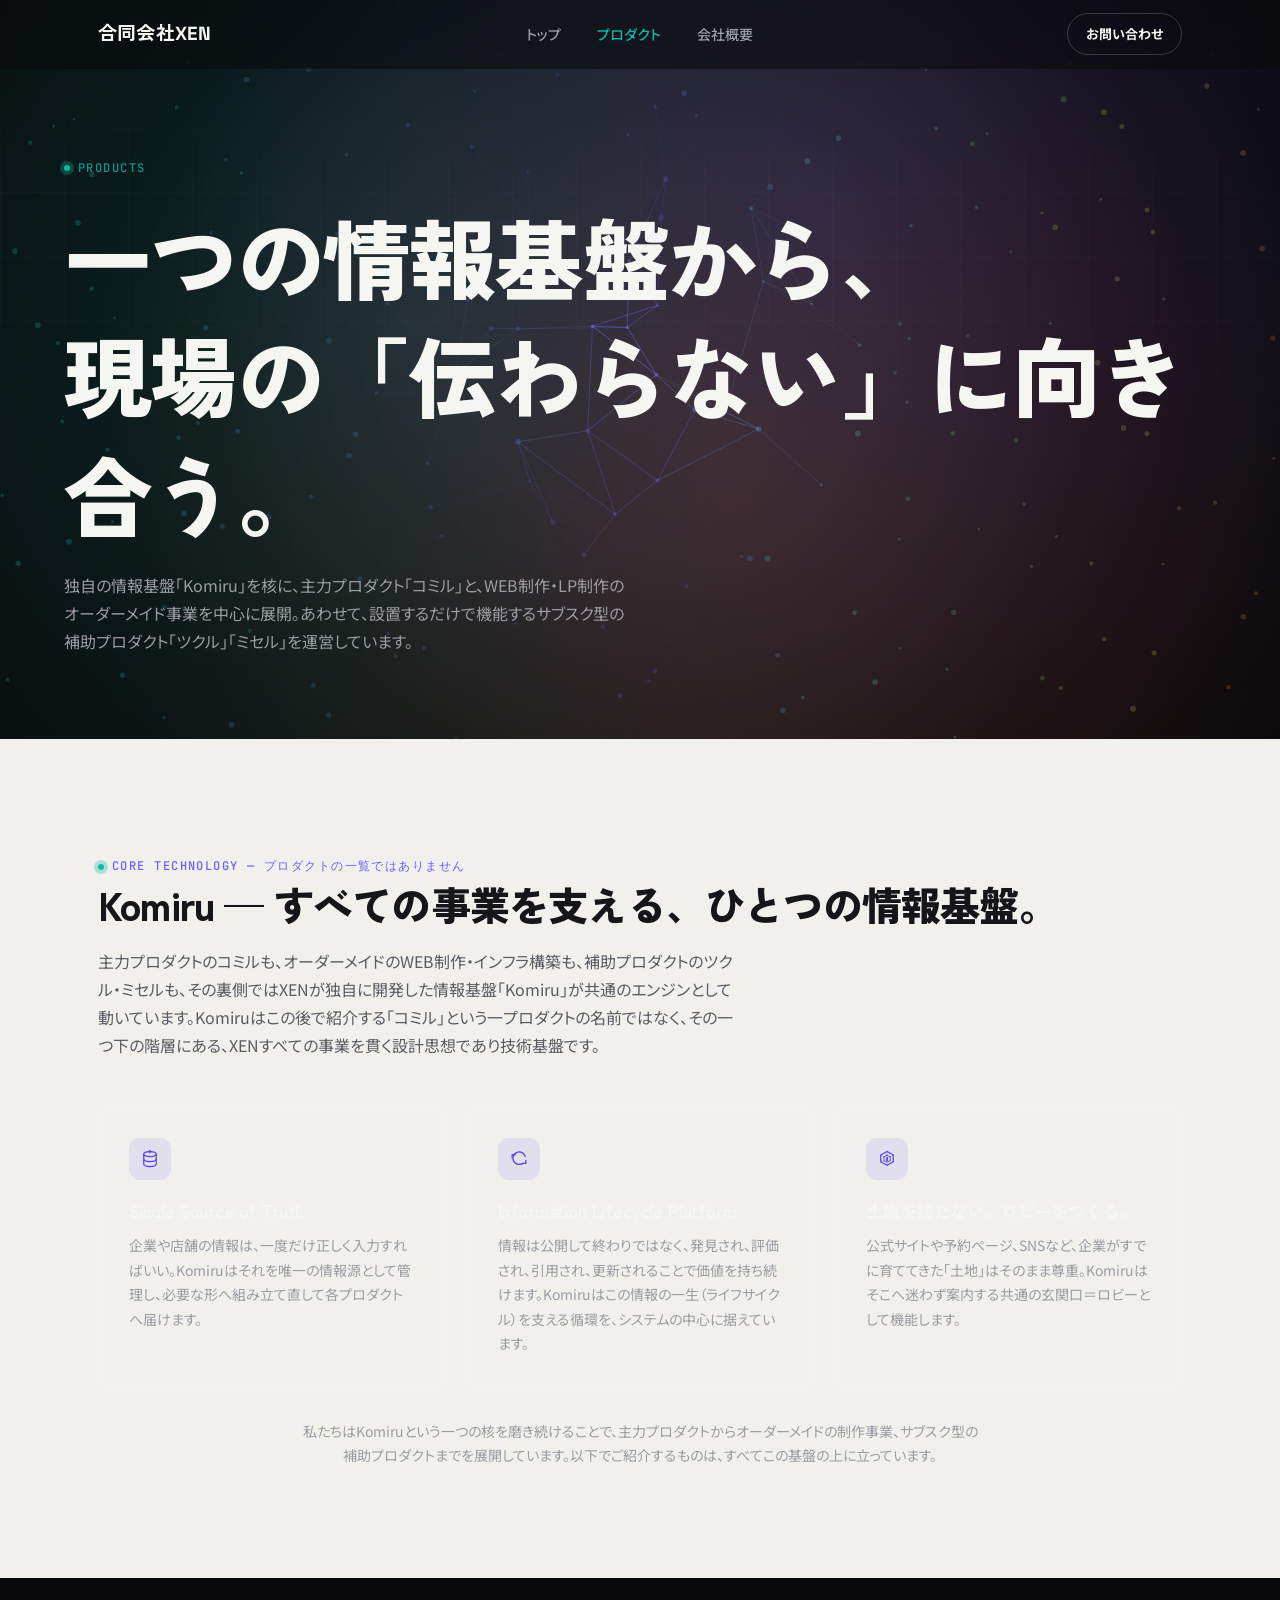
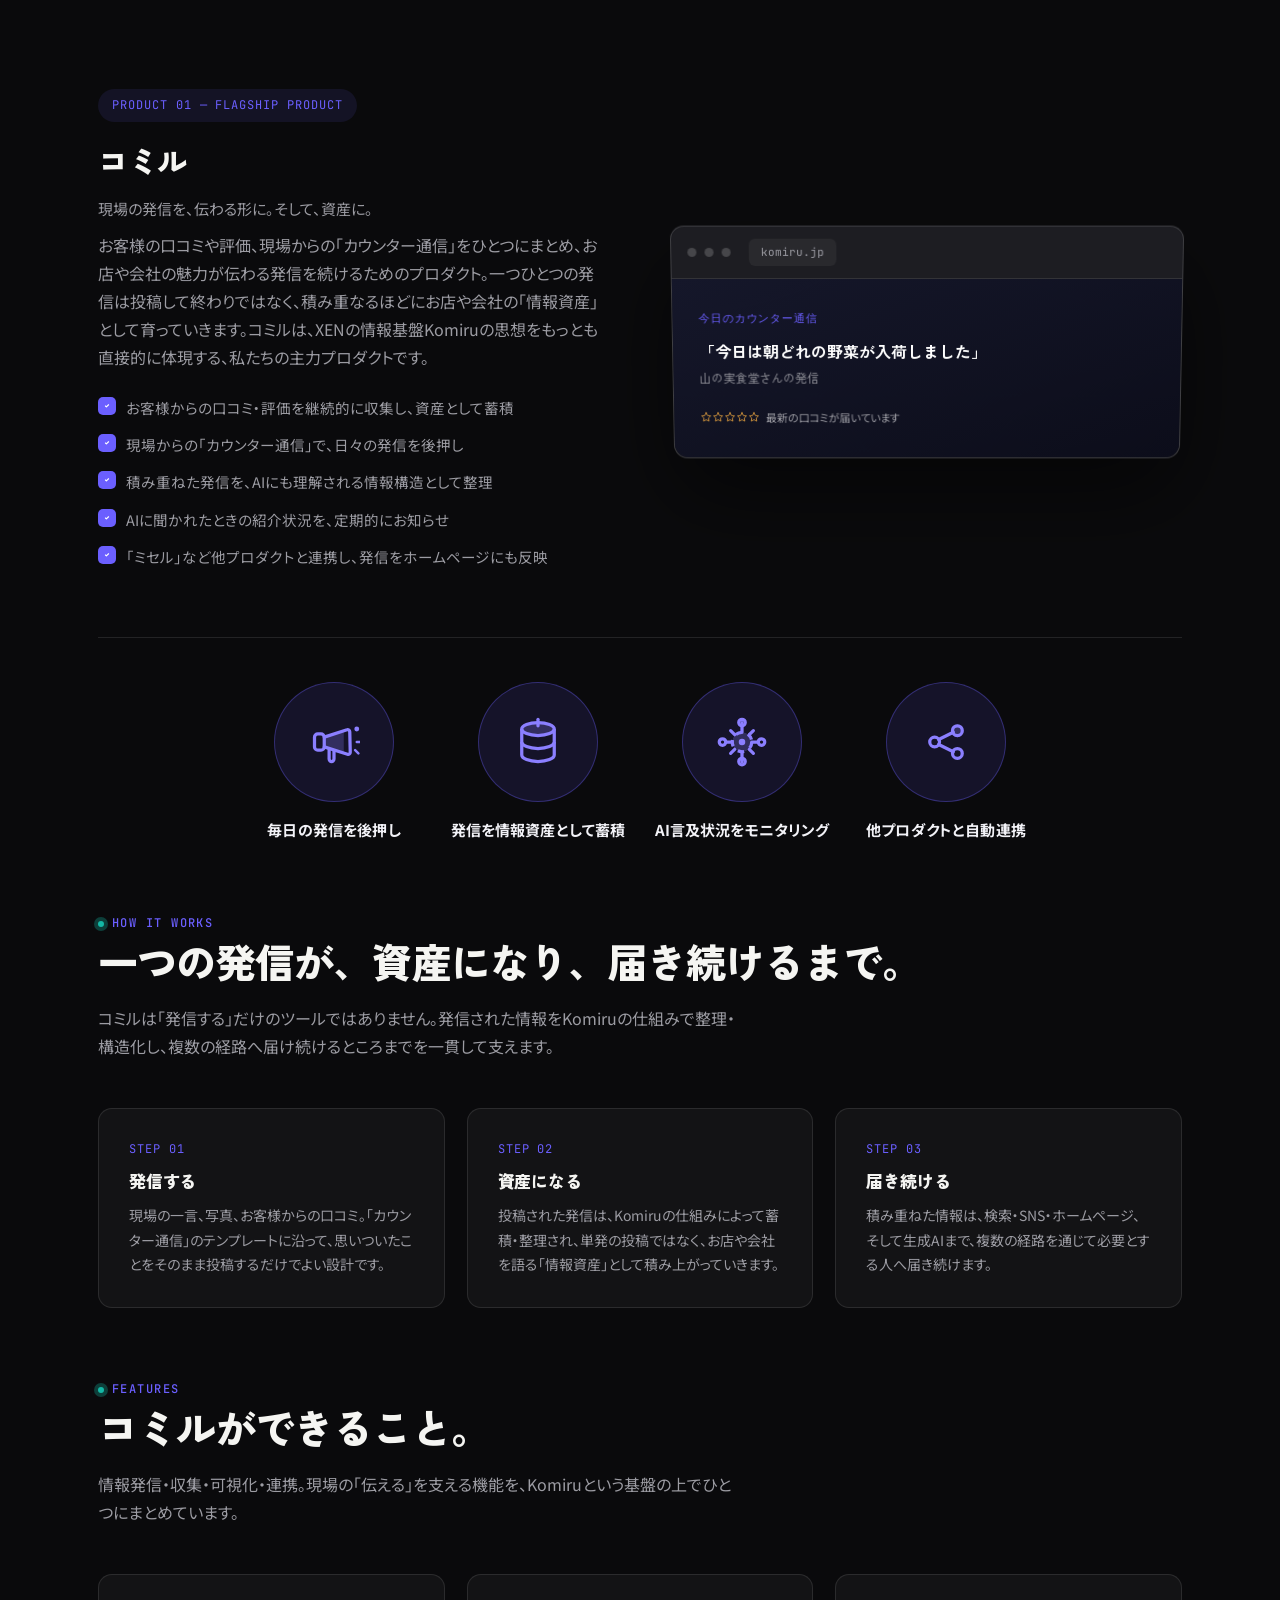
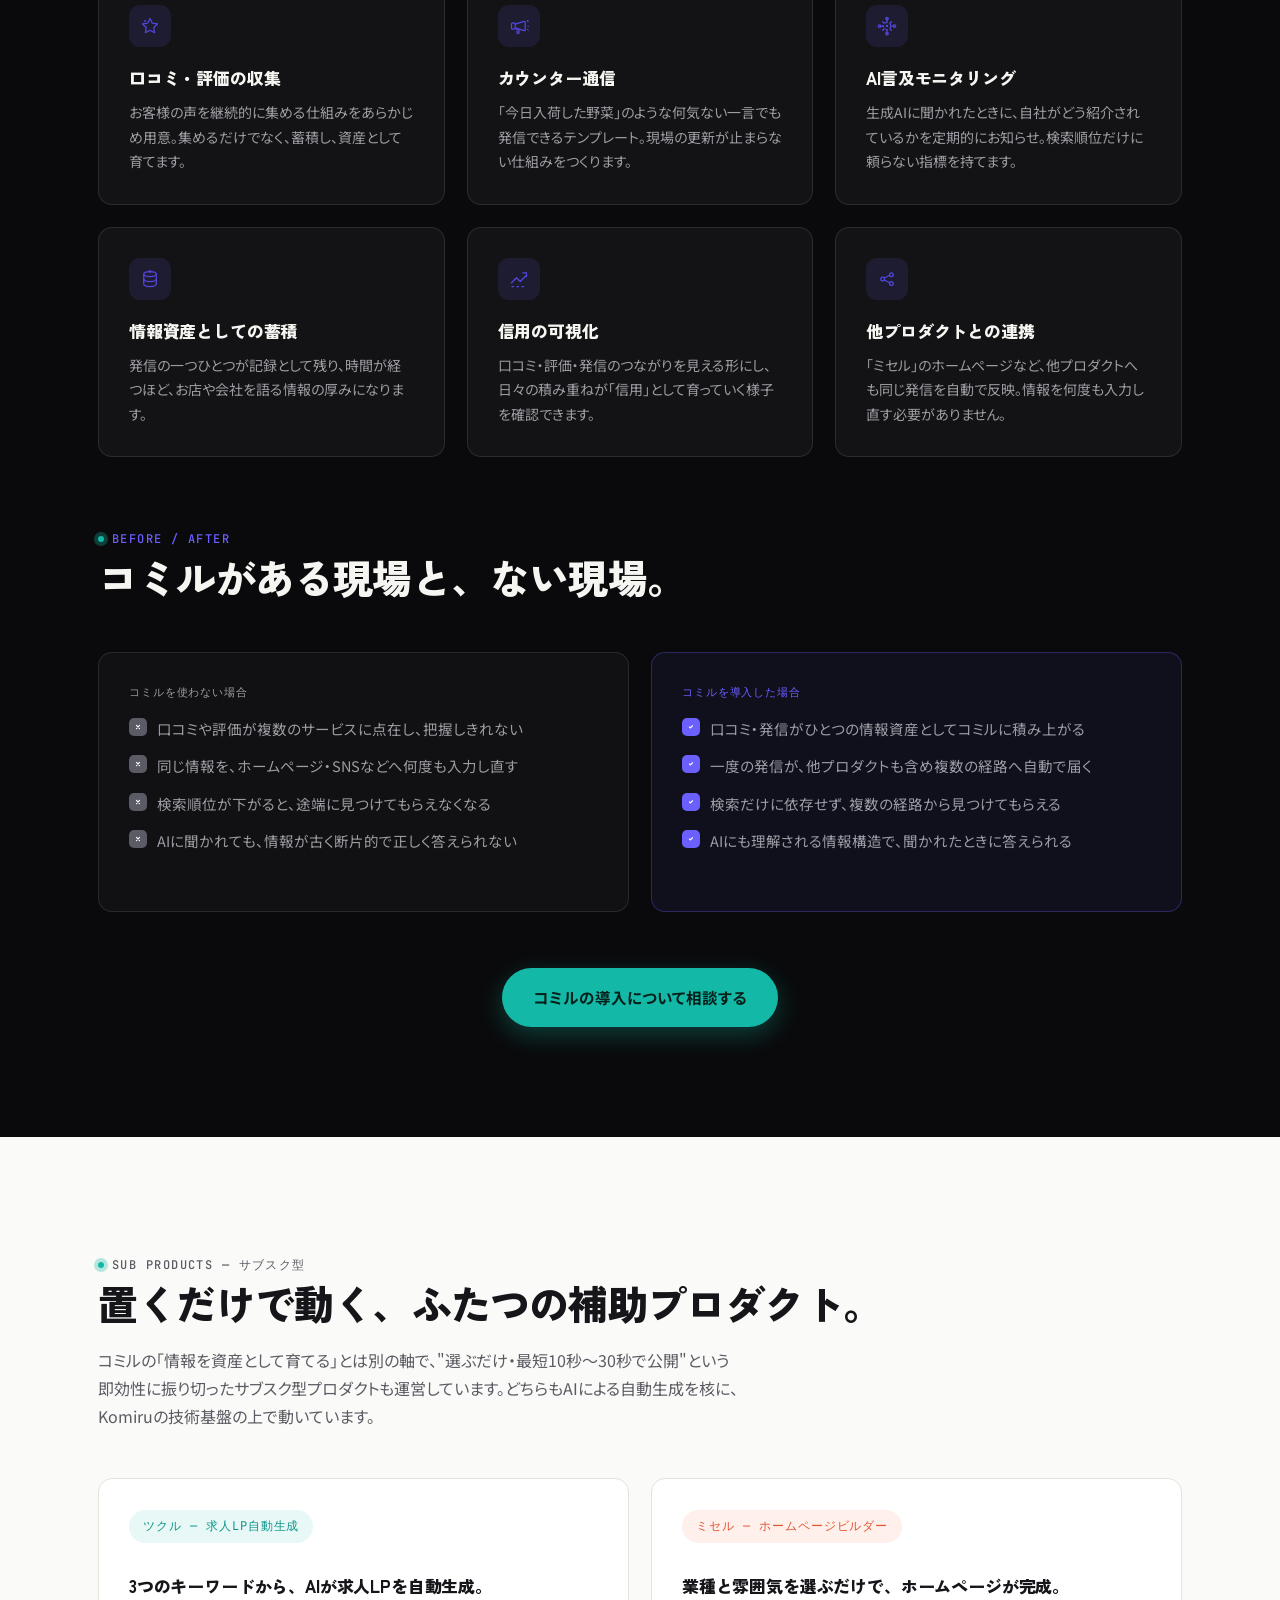
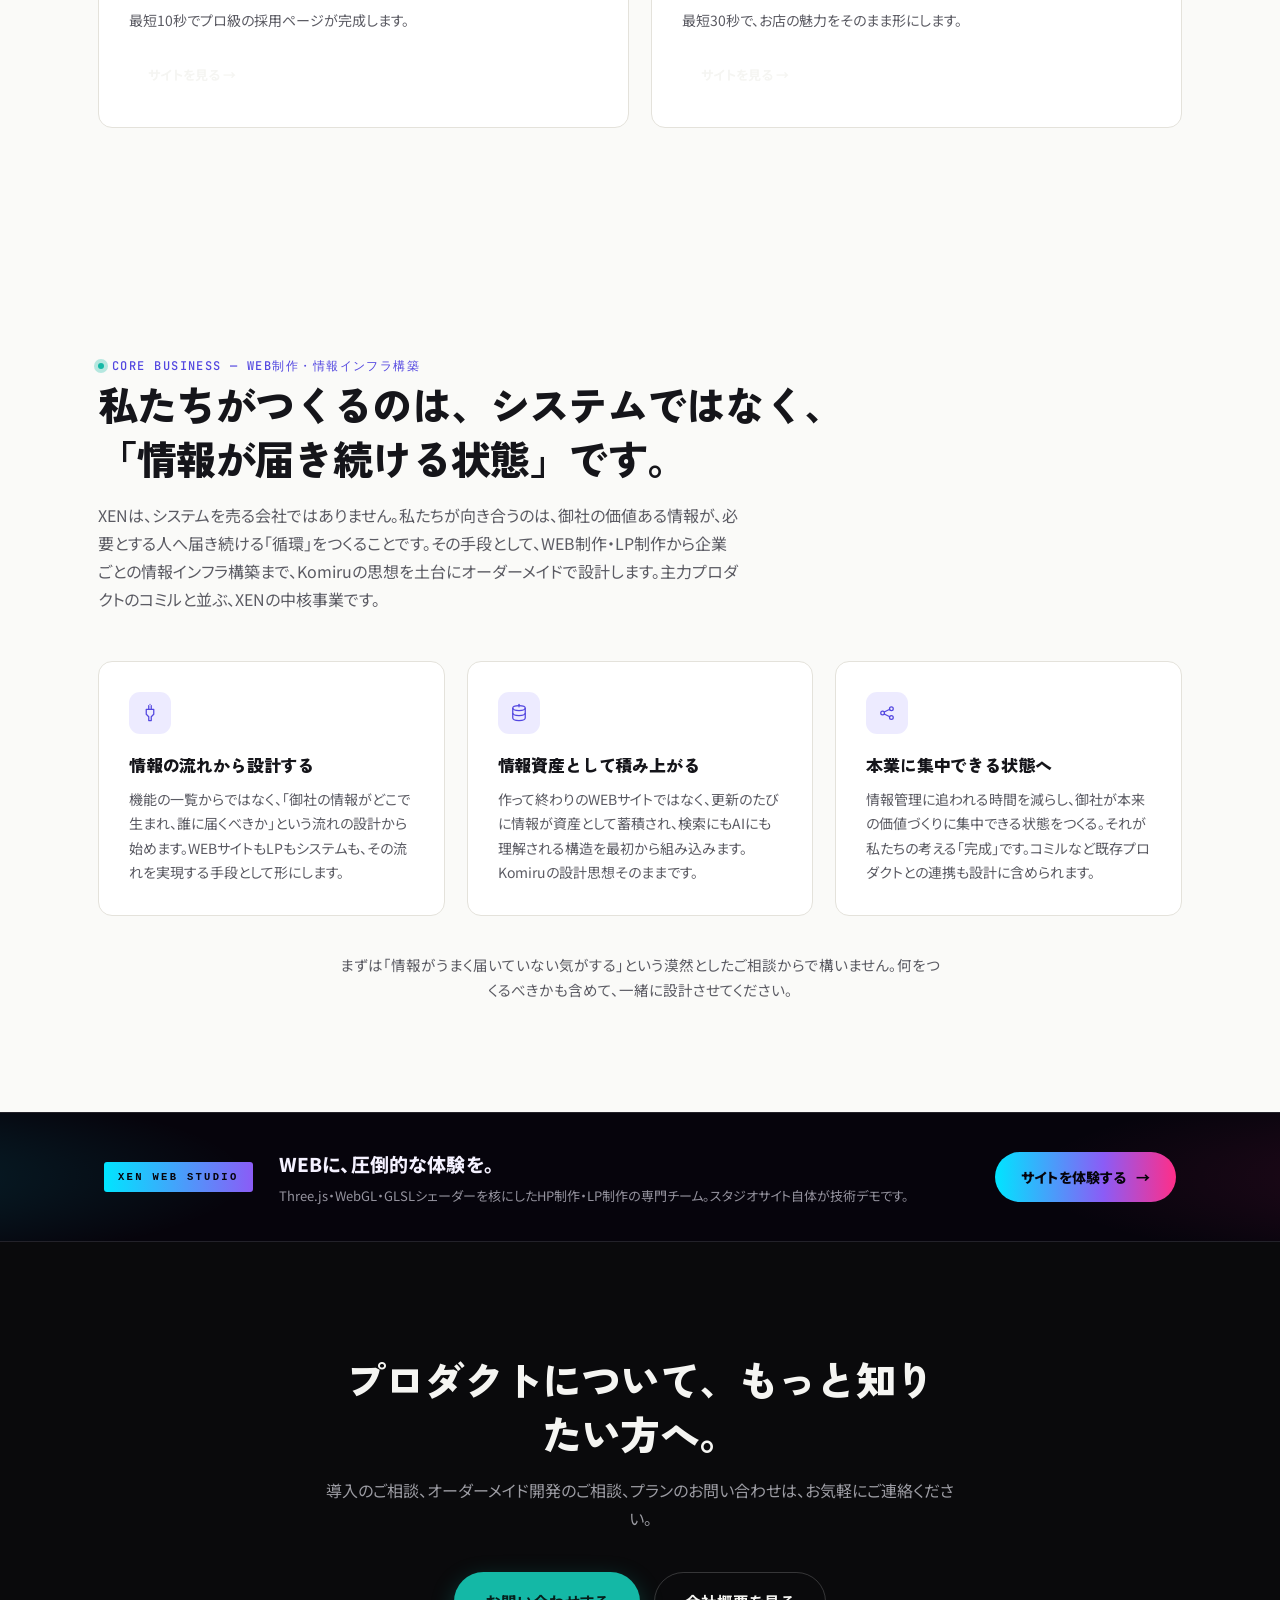
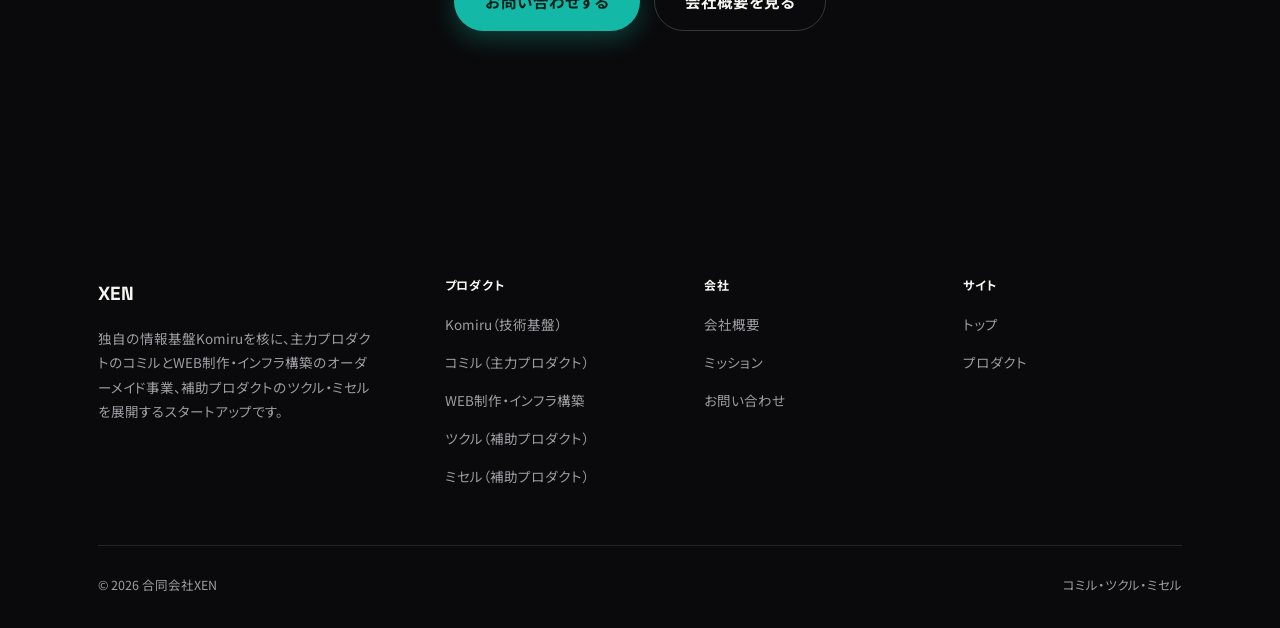
<file: products.html>
<!DOCTYPE html>
<html lang="ja">
<head>
<meta charset="UTF-8">
<meta name="viewport" content="width=device-width, initial-scale=1.0">
<title>プロダクト — 合同会社XEN</title>
<meta name="description" content="独自の情報基盤Komiruを核に、主力プロダクト・コミル、WEB制作・情報インフラ構築のオーダーメイド事業、サブスク型補助プロダクトのツクル・ミセルを展開。合同会社XENの事業一覧。">
<link rel="stylesheet" href="css/style.css">
</head>
<body>

<div class="scroll-progress" aria-hidden="true"></div>

<nav class="gnav">
  <div class="gnav-inner">
    <a class="gnav-logo glitch-logo" href="index.html" data-text="合同会社XEN">合同会社XEN</a>
    <div class="gnav-links">
      <a class="gnav-link" href="index.html">トップ</a>
      <a class="gnav-link current" href="products.html">プロダクト</a>
      <a class="gnav-link" href="company.html">会社概要</a>
    </div>
    <div class="gnav-cta">
      <a class="btn btn-ghost-dark btn-sm" href="company.html#contact">お問い合わせ</a>
      <button class="gnav-toggle" aria-label="メニューを開く">
        <svg width="22" height="22" viewBox="0 0 24 24" fill="none"><path d="M3 6h18M3 12h18M3 18h18" stroke="currentColor" stroke-width="2" stroke-linecap="round"/></svg>
      </button>
    </div>
  </div>
</nav>

<div class="mobile-menu">
  <div class="mobile-menu-top">
    <a class="gnav-logo" href="index.html">XEN</a>
    <button class="mobile-menu-close" aria-label="閉じる">
      <svg width="22" height="22" viewBox="0 0 24 24" fill="none"><path d="M6 6l12 12M18 6L6 18" stroke="currentColor" stroke-width="2" stroke-linecap="round"/></svg>
    </button>
  </div>
  <div class="mobile-menu-links">
    <a href="index.html">トップ</a>
    <a href="products.html">プロダクト</a>
    <a href="company.html">会社概要</a>
    <a href="company.html#contact">お問い合わせ</a>
  </div>
</div>

<!-- PAGE HERO -->
<header class="page-hero hero">
  <canvas class="hero-mesh-canvas" aria-hidden="true"></canvas>
  <div class="hero-grid" aria-hidden="true"></div>
  <canvas id="particle-canvas" aria-hidden="true"></canvas>
  <div class="hero-mouse-glow" aria-hidden="true"></div>
  <div class="wrap">
    <div class="eyebrow">PRODUCTS</div>
    <h1 data-split-text>一つの情報基盤から、<br>現場の「伝わらない」に向き合う。</h1>
    <p>独自の情報基盤「Komiru」を核に、主力プロダクト「コミル」と、WEB制作・LP制作のオーダーメイド事業を中心に展開。あわせて、設置するだけで機能するサブスク型の補助プロダクト「ツクル」「ミセル」を運営しています。</p>
  </div>
</header>

<!-- CORE TECHNOLOGY: Komiru -->
<section class="section--deep pad-l" id="komiru-core">
  <div class="wrap">
    <div class="section-head reveal">
      <div class="eyebrow" style="color:var(--indigo)">CORE TECHNOLOGY — プロダクトの一覧ではありません</div>
      <h2 class="section-title">Komiru — すべての事業を支える、ひとつの情報基盤。</h2>
      <p class="section-lead">主力プロダクトのコミルも、オーダーメイドのWEB制作・インフラ構築も、補助プロダクトのツクル・ミセルも、その裏側ではXENが独自に開発した情報基盤「Komiru」が共通のエンジンとして動いています。Komiruはこの後で紹介する「コミル」という一プロダクトの名前ではなく、その一つ下の階層にある、XENすべての事業を貫く設計思想であり技術基盤です。</p>
    </div>

    <div class="card-grid cols-3">
      <div class="card reveal" style="background:rgba(255,255,255,.04);border-color:var(--ink-line);">
        <div class="icon-box icon-indigo"><svg class="xi" width="20" height="20" viewBox="0 0 32 32" fill="none"><ellipse class="xi-accent" cx="16" cy="8" rx="10" ry="4"/><ellipse class="db-layer db-layer-1" cx="16" cy="8" rx="10" ry="4" stroke="currentColor" stroke-width="2"/><path class="db-body" d="M6 8v16c0 2.2 4.5 4 10 4s10-1.8 10-4V8" stroke="currentColor" stroke-width="2"/><path class="db-layer db-layer-2" d="M6 16c0 2.2 4.5 4 10 4s10-1.8 10-4" stroke="currentColor" stroke-width="2"/><path class="data-flow" d="M16 2v4" stroke="currentColor" stroke-width="2" stroke-linecap="round"/></svg></div>
        <h3 style="color:var(--text-on-dark)">Single Source of Truth</h3>
        <p style="color:var(--text-on-dark-soft)">企業や店舗の情報は、一度だけ正しく入力すればいい。Komiruはそれを唯一の情報源として管理し、必要な形へ組み立て直して各プロダクトへ届けます。</p>
      </div>
      <div class="card reveal" style="background:rgba(255,255,255,.04);border-color:var(--ink-line);transition-delay:.05s">
        <div class="icon-box icon-indigo"><svg class="xi" width="20" height="20" viewBox="0 0 32 32" fill="none"><path class="xi-accent" d="M16 8a8 8 0 017 4l3-3v8h-8l3-3a6 6 0 00-10-1z"/><path class="sync-ring" d="M26 12a10 10 0 10-4 11" stroke="currentColor" stroke-width="2" stroke-linecap="round"/><path class="sync-arrows" d="M22 23h5v-5M10 9H5v5" stroke="currentColor" stroke-width="2" stroke-linecap="round" stroke-linejoin="round"/></svg></div>
        <h3 style="color:var(--text-on-dark)">Information Lifecycle Platform</h3>
        <p style="color:var(--text-on-dark-soft)">情報は公開して終わりではなく、発見され、評価され、引用され、更新されることで価値を持ち続けます。Komiruはこの情報の一生（ライフサイクル）を支える循環を、システムの中心に据えています。</p>
      </div>
      <div class="card reveal" style="background:rgba(255,255,255,.04);border-color:var(--ink-line);transition-delay:.1s">
        <div class="icon-box icon-indigo"><svg class="xi" width="20" height="20" viewBox="0 0 32 32" fill="none" xmlns="http://www.w3.org/2000/svg">
  <path class="xi-accent" d="M16 4L26 9.5V20.5L16 26L6 20.5V9.5L16 4Z"/>
  <path class="inner-cube icon-detail" d="M16 10L21 12.5V18.5L16 21L11 18.5V12.5L16 10Z" stroke="currentColor" stroke-width="1.5" stroke-linejoin="round"/>
  <path class="xi-line" d="M16 4V10M26 9.5L21 12.5M26 20.5L21 18.5M16 26V21M6 20.5L11 18.5M6 9.5L11 12.5" stroke="currentColor" stroke-width="1.2" stroke-dasharray="2 2"/>
  <path d="M16 4L26 9.5V20.5L16 26L6 20.5V9.5L16 4Z" stroke="currentColor" stroke-width="2" stroke-linejoin="round"/>
  <path d="M16 14V18" stroke="currentColor" stroke-width="3" stroke-linecap="round"/>
</svg></div>
        <h3 style="color:var(--text-on-dark)">土地を持たない。ロビーをつくる。</h3>
        <p style="color:var(--text-on-dark-soft)">公式サイトや予約ページ、SNSなど、企業がすでに育ててきた「土地」はそのまま尊重。Komiruはそこへ迷わず案内する共通の玄関口＝ロビーとして機能します。</p>
      </div>
    </div>

    <p style="color:var(--text-on-dark-soft);max-width:680px;margin:32px auto 0;text-align:center;font-size:14px;">私たちはKomiruという一つの核を磨き続けることで、主力プロダクトからオーダーメイドの制作事業、サブスク型の補助プロダクトまでを展開しています。以下でご紹介するものは、すべてこの基盤の上に立っています。</p>
  </div>
</section>

<!-- KOMIRU -->
<section class="section--dark pad-l" id="komiru">
  <div class="wrap">
    <div class="split reveal">
      <div class="split-text">
        <span class="product-tag" style="background:rgba(107,95,255,.10);color:var(--indigo)">PRODUCT 01 — FLAGSHIP PRODUCT</span>
        <h3 style="color:var(--text-on-dark)">コミル</h3>
        <p style="font-size:15px;color:var(--text-on-dark-soft);margin-bottom:8px;">現場の発信を、伝わる形に。そして、資産に。</p>
        <p style="color:var(--text-on-dark-soft)">お客様の口コミや評価、現場からの「カウンター通信」をひとつにまとめ、お店や会社の魅力が伝わる発信を続けるためのプロダクト。一つひとつの発信は投稿して終わりではなく、積み重なるほどにお店や会社の「情報資産」として育っていきます。コミルは、XENの情報基盤Komiruの思想をもっとも直接的に体現する、私たちの主力プロダクトです。</p>
        <ul class="feature-list">
          <li style="color:var(--text-on-dark-soft)"><span class="check" style="background:var(--indigo)"><svg class="xi" width="10" height="10" viewBox="0 0 32 32" fill="none"><path d="M11 16 L14 19 L21 12" stroke="currentColor" stroke-width="3.6" stroke-linecap="round" stroke-linejoin="round"/></svg></span>お客様からの口コミ・評価を継続的に収集し、資産として蓄積</li>
          <li style="color:var(--text-on-dark-soft)"><span class="check" style="background:var(--indigo)"><svg class="xi" width="10" height="10" viewBox="0 0 32 32" fill="none"><path d="M11 16 L14 19 L21 12" stroke="currentColor" stroke-width="3.6" stroke-linecap="round" stroke-linejoin="round"/></svg></span>現場からの「カウンター通信」で、日々の発信を後押し</li>
          <li style="color:var(--text-on-dark-soft)"><span class="check" style="background:var(--indigo)"><svg class="xi" width="10" height="10" viewBox="0 0 32 32" fill="none"><path d="M11 16 L14 19 L21 12" stroke="currentColor" stroke-width="3.6" stroke-linecap="round" stroke-linejoin="round"/></svg></span>積み重ねた発信を、AIにも理解される情報構造として整理</li>
          <li style="color:var(--text-on-dark-soft)"><span class="check" style="background:var(--indigo)"><svg class="xi" width="10" height="10" viewBox="0 0 32 32" fill="none"><path d="M11 16 L14 19 L21 12" stroke="currentColor" stroke-width="3.6" stroke-linecap="round" stroke-linejoin="round"/></svg></span>AIに聞かれたときの紹介状況を、定期的にお知らせ</li>
          <li style="color:var(--text-on-dark-soft)"><span class="check" style="background:var(--indigo)"><svg class="xi" width="10" height="10" viewBox="0 0 32 32" fill="none"><path d="M11 16 L14 19 L21 12" stroke="currentColor" stroke-width="3.6" stroke-linecap="round" stroke-linejoin="round"/></svg></span>「ミセル」など他プロダクトと連携し、発信をホームページにも反映</li>
        </ul>
      </div>
      <div class="mock-tilt-wrap">
        <div class="mock mock-tilt mock-hologram">
          <div class="holo-point hp1"></div>
          <div class="holo-point hp2"></div>
          <div class="holo-point hp3"></div>
          <div class="holo-point hp4"></div>
          <div class="holo-point hp5"></div>
          <div class="holo-point hp6"></div>
          <div class="holo-point hp7"></div>
          <div class="holo-point hp8"></div>
          <div class="holo-services">
            <div class="holo-service" title="口コミ収集" style="color:#ffffff;"><svg class="xi" width="18" height="18" viewBox="0 0 32 32" fill="none"><path class="xi-accent" d="M16 4l3.7 7.5 8.3 1.2-6 5.8 1.4 8.3-7.4-3.9-7.4 3.9 1.4-8.3-6-5.8 8.3-1.2L16 4z"/><path class="star-outline" d="M16 4l3.7 7.5 8.3 1.2-6 5.8 1.4 8.3-7.4-3.9-7.4 3.9 1.4-8.3-6-5.8 8.3-1.2L16 4z" stroke="currentColor" stroke-width="2" stroke-linecap="round" stroke-linejoin="round"/><circle class="star-sparkle s1" cx="8" cy="8" r="1.5" fill="currentColor"/><circle class="star-sparkle s2" cx="24" cy="12" r="1" fill="currentColor"/></svg></div>
            <div class="holo-service" title="現場からの発信" style="color:#ffffff;"><svg class="xi" width="18" height="18" viewBox="0 0 32 32" fill="none"><path class="xi-accent" d="M22 9L10 13V19L22 23V9Z"/><path class="news-paper" d="M10 13L24 8.5C24.8 8.2 25.7 8.8 25.7 9.7L26 22.3C26 23.2 25.2 23.8 24.3 23.5L10 19" stroke="currentColor" stroke-width="2" stroke-linecap="round" stroke-linejoin="round"/><path class="news-paper" d="M10 13V19C10 20.1 9.1 21 8 21H6C4.9 21 4 20.1 4 19V13C4 11.9 4.9 11 6 11H8C9.1 11 10 11.9 10 13Z" stroke="currentColor" stroke-width="2" stroke-linecap="round" stroke-linejoin="round"/><path class="news-paper" d="M16 21.5V26.5C16 27.3 15.3 28 14.5 28C13.7 28 13 27.3 13 26.5V20.5" stroke="currentColor" stroke-width="2" stroke-linecap="round" stroke-linejoin="round"/><circle class="live-dot" cx="30" cy="8" r="1.5" fill="currentColor"/><path class="xi-line" d="M29 21L31 23M30 16H32" stroke="currentColor" stroke-width="1.5" stroke-linecap="round"/></svg></div>
            <div class="holo-service" title="お客様とのつながり" style="color:#ffffff;"><svg class="xi" width="18" height="18" viewBox="0 0 32 32" fill="none"><path class="xi-accent" d="M16 27l-1.5-1.4C9.1 20.8 5 17 5 12.3 5 8.5 8.1 5.5 12 5.5c2.2 0 4.3 1.1 5.5 2.8 1.2-1.7 3.3-2.8 5.5-2.8 3.9 0 7 3 7 6.8 0 4.7-4.1 8.5-9.5 13.3L16 27z"/><path class="heart-outline" d="M16 27l-1.5-1.4C9.1 20.8 5 17 5 12.3 5 8.5 8.1 5.5 12 5.5c2.2 0 4.3 1.1 5.5 2.8 1.2-1.7 3.3-2.8 5.5-2.8 3.9 0 7 3 7 6.8 0 4.7-4.1 8.5-9.5 13.3L16 27z" stroke="currentColor" stroke-width="2" stroke-linejoin="round"/><path class="heart-sparkle" d="M26 6l1 3 3 1-3 1-1 3-1-3-3-1 3-1z" fill="currentColor"/></svg></div>
            <div class="holo-service" title="継続的な改善" style="color:#ffffff;"><svg class="xi" width="18" height="18" viewBox="0 0 32 32" fill="none"><path class="xi-accent" d="M16 8a8 8 0 017 4l3-3v8h-8l3-3a6 6 0 00-10-1z"/><path class="sync-ring" d="M26 12a10 10 0 10-4 11" stroke="currentColor" stroke-width="2" stroke-linecap="round"/><path class="sync-arrows" d="M22 23h5v-5M10 9H5v5" stroke="currentColor" stroke-width="2" stroke-linecap="round" stroke-linejoin="round"/></svg></div>
          </div>
          <div class="holo-typing-wrap">
            <span class="holo-typing">&gt; XEN ENGINE ACTIVE_</span>
          </div>
          <div class="mock-bar">
            <span class="dot"></span><span class="dot"></span><span class="dot"></span>
            <span class="url">komiru.jp</span>
          </div>
          <div class="mock-body" style="background:linear-gradient(160deg,#15172A,#0C0D1A);padding:30px 26px;">
            <div style="font-family:var(--f-mono);font-size:11px;color:var(--indigo);letter-spacing:.08em;margin-bottom:10px;">今日のカウンター通信</div>
            <div style="font-family:var(--f-jp);font-weight:700;font-size:16px;color:#fff;line-height:1.6;margin-bottom:18px;">「今日は朝どれの野菜が入荷しました」<br><span style="color:var(--text-on-dark-soft);font-size:12px;font-weight:400;">山の実食堂さんの発信</span></div>
            <div style="display:flex;align-items:center;gap:6px;">
              <span style="color:#E2A03F;font-size:12px;"><span class="xi-star-row"><svg class="xi" width="12" height="12" viewBox="0 0 32 32" fill="none"><path class="xi-accent" d="M16 4l3.7 7.5 8.3 1.2-6 5.8 1.4 8.3-7.4-3.9-7.4 3.9 1.4-8.3-6-5.8 8.3-1.2L16 4z"/><path d="M16 4l3.7 7.5 8.3 1.2-6 5.8 1.4 8.3-7.4-3.9-7.4 3.9 1.4-8.3-6-5.8 8.3-1.2L16 4z" stroke="currentColor" stroke-width="2.2" stroke-linecap="round" stroke-linejoin="round"/></svg><svg class="xi" width="12" height="12" viewBox="0 0 32 32" fill="none"><path class="xi-accent" d="M16 4l3.7 7.5 8.3 1.2-6 5.8 1.4 8.3-7.4-3.9-7.4 3.9 1.4-8.3-6-5.8 8.3-1.2L16 4z"/><path d="M16 4l3.7 7.5 8.3 1.2-6 5.8 1.4 8.3-7.4-3.9-7.4 3.9 1.4-8.3-6-5.8 8.3-1.2L16 4z" stroke="currentColor" stroke-width="2.2" stroke-linecap="round" stroke-linejoin="round"/></svg><svg class="xi" width="12" height="12" viewBox="0 0 32 32" fill="none"><path class="xi-accent" d="M16 4l3.7 7.5 8.3 1.2-6 5.8 1.4 8.3-7.4-3.9-7.4 3.9 1.4-8.3-6-5.8 8.3-1.2L16 4z"/><path d="M16 4l3.7 7.5 8.3 1.2-6 5.8 1.4 8.3-7.4-3.9-7.4 3.9 1.4-8.3-6-5.8 8.3-1.2L16 4z" stroke="currentColor" stroke-width="2.2" stroke-linecap="round" stroke-linejoin="round"/></svg><svg class="xi" width="12" height="12" viewBox="0 0 32 32" fill="none"><path class="xi-accent" d="M16 4l3.7 7.5 8.3 1.2-6 5.8 1.4 8.3-7.4-3.9-7.4 3.9 1.4-8.3-6-5.8 8.3-1.2L16 4z"/><path d="M16 4l3.7 7.5 8.3 1.2-6 5.8 1.4 8.3-7.4-3.9-7.4 3.9 1.4-8.3-6-5.8 8.3-1.2L16 4z" stroke="currentColor" stroke-width="2.2" stroke-linecap="round" stroke-linejoin="round"/></svg><svg class="xi" width="12" height="12" viewBox="0 0 32 32" fill="none"><path class="xi-accent" d="M16 4l3.7 7.5 8.3 1.2-6 5.8 1.4 8.3-7.4-3.9-7.4 3.9 1.4-8.3-6-5.8 8.3-1.2L16 4z"/><path d="M16 4l3.7 7.5 8.3 1.2-6 5.8 1.4 8.3-7.4-3.9-7.4 3.9 1.4-8.3-6-5.8 8.3-1.2L16 4z" stroke="currentColor" stroke-width="2.2" stroke-linecap="round" stroke-linejoin="round"/></svg></span></span>
              <span style="font-size:11px;color:var(--text-on-dark-soft);">最新の口コミが届いています</span>
            </div>
          </div>
        </div>
      </div>
    </div>

    <!-- KOMIRU: highlight badges -->
    <div class="reveal" style="display:flex;flex-wrap:wrap;gap:32px 24px;justify-content:center;margin-top:40px;padding-top:44px;border-top:1px solid rgba(255,255,255,.10);">
      <div style="display:flex;flex-direction:column;align-items:center;gap:16px;width:180px;text-align:center;">
        <div style="width:120px;height:120px;border-radius:50%;background:rgba(107,95,255,.12);border:1.5px solid rgba(107,95,255,.35);display:flex;align-items:center;justify-content:center;flex-shrink:0;color:#8B7FFF;box-sizing:border-box;"><svg width="52" height="52" viewBox="0 0 32 32" fill="none" style="width:52px;height:52px;display:block;" aria-hidden="true"><path d="M22 9L10 13V19L22 23V9Z" fill="currentColor" opacity=".25"/><path d="M10 13L24 8.5C24.8 8.2 25.7 8.8 25.7 9.7L26 22.3C26 23.2 25.2 23.8 24.3 23.5L10 19" stroke="currentColor" stroke-width="2" stroke-linecap="round" stroke-linejoin="round"/><path d="M10 13V19C10 20.1 9.1 21 8 21H6C4.9 21 4 20.1 4 19V13C4 11.9 4.9 11 6 11H8C9.1 11 10 11.9 10 13Z" stroke="currentColor" stroke-width="2" stroke-linecap="round" stroke-linejoin="round"/><path d="M16 21.5V26.5C16 27.3 15.3 28 14.5 28C13.7 28 13 27.3 13 26.5V20.5" stroke="currentColor" stroke-width="2" stroke-linecap="round" stroke-linejoin="round"/><circle cx="30" cy="8" r="1.5" fill="currentColor"/><path d="M29 21L31 23M30 16H32" stroke="currentColor" stroke-width="1.5" stroke-linecap="round"/></svg></div>
        <div style="font-size:15px;font-weight:700;line-height:1.55;color:#F2F2F7;letter-spacing:.01em;">毎日の発信を後押し</div>
      </div>
      <div style="display:flex;flex-direction:column;align-items:center;gap:16px;width:180px;text-align:center;">
        <div style="width:120px;height:120px;border-radius:50%;background:rgba(107,95,255,.12);border:1.5px solid rgba(107,95,255,.35);display:flex;align-items:center;justify-content:center;flex-shrink:0;color:#8B7FFF;box-sizing:border-box;"><svg width="52" height="52" viewBox="0 0 32 32" fill="none" style="width:52px;height:52px;display:block;" aria-hidden="true"><ellipse cx="16" cy="8" rx="10" ry="4" fill="currentColor" opacity=".25"/><ellipse cx="16" cy="8" rx="10" ry="4" stroke="currentColor" stroke-width="2"/><path d="M6 8v16c0 2.2 4.5 4 10 4s10-1.8 10-4V8" stroke="currentColor" stroke-width="2"/><path d="M6 16c0 2.2 4.5 4 10 4s10-1.8 10-4" stroke="currentColor" stroke-width="2"/><path d="M16 2v4" stroke="currentColor" stroke-width="2" stroke-linecap="round"/></svg></div>
        <div style="font-size:15px;font-weight:700;line-height:1.55;color:#F2F2F7;letter-spacing:.01em;">発信を情報資産として蓄積</div>
      </div>
      <div style="display:flex;flex-direction:column;align-items:center;gap:16px;width:180px;text-align:center;">
        <div style="width:120px;height:120px;border-radius:50%;background:rgba(107,95,255,.12);border:1.5px solid rgba(107,95,255,.35);display:flex;align-items:center;justify-content:center;flex-shrink:0;color:#8B7FFF;box-sizing:border-box;"><svg width="52" height="52" viewBox="0 0 32 32" fill="none" style="width:52px;height:52px;display:block;" aria-hidden="true"><circle cx="16" cy="16" r="6" fill="currentColor" opacity=".25"/><path d="M16 10V4M16 28V22M6 16H10M22 16H26" stroke="currentColor" stroke-width="2" stroke-linecap="round"/><path d="M9 9l2.5 2.5M23 23l-2.5-2.5M23 9l-2.5 2.5M9 23l2.5-2.5" stroke="currentColor" stroke-width="2" stroke-linecap="round"/><circle cx="16" cy="16" r="6" stroke="currentColor" stroke-width="2" stroke-dasharray="4 4"/><circle cx="16" cy="16" r="2" fill="currentColor"/><circle cx="16" cy="4" r="2" stroke="currentColor" stroke-width="2"/><circle cx="16" cy="28" r="2" stroke="currentColor" stroke-width="2"/><circle cx="4" cy="16" r="2" stroke="currentColor" stroke-width="2"/><circle cx="28" cy="16" r="2" stroke="currentColor" stroke-width="2"/></svg></div>
        <div style="font-size:15px;font-weight:700;line-height:1.55;color:#F2F2F7;letter-spacing:.01em;">AI言及状況をモニタリング</div>
      </div>
      <div style="display:flex;flex-direction:column;align-items:center;gap:16px;width:180px;text-align:center;">
        <div style="width:120px;height:120px;border-radius:50%;background:rgba(107,95,255,.12);border:1.5px solid rgba(107,95,255,.35);display:flex;align-items:center;justify-content:center;flex-shrink:0;color:#8B7FFF;box-sizing:border-box;"><svg width="52" height="52" viewBox="0 0 32 32" fill="none" style="width:52px;height:52px;display:block;" aria-hidden="true"><circle cx="23" cy="9" r="4" fill="currentColor" opacity=".25"/><circle cx="9" cy="16" r="3" stroke="currentColor" stroke-width="2"/><circle cx="23" cy="9" r="3" stroke="currentColor" stroke-width="2"/><circle cx="23" cy="23" r="3" stroke="currentColor" stroke-width="2"/><path d="M11.5 14.5l9-4.5M11.5 17.5l9 4.5" stroke="currentColor" stroke-width="2" stroke-linecap="round"/></svg></div>
        <div style="font-size:15px;font-weight:700;line-height:1.55;color:#F2F2F7;letter-spacing:.01em;">他プロダクトと自動連携</div>
      </div>
    </div>

    <!-- KOMIRU: 3-step flow -->
    <div class="section-head reveal" style="margin-top:64px;">
      <div class="eyebrow" style="color:var(--indigo)">HOW IT WORKS</div>
      <h2 class="section-title" style="color:var(--text-on-dark)">一つの発信が、資産になり、届き続けるまで。</h2>
      <p class="section-lead" style="color:var(--text-on-dark-soft)">コミルは「発信する」だけのツールではありません。発信された情報をKomiruの仕組みで整理・構造化し、複数の経路へ届け続けるところまでを一貫して支えます。</p>
    </div>
    <div class="card-grid cols-3">
      <div class="card reveal" style="background:rgba(255,255,255,.04);border-color:var(--ink-line);">
        <div style="font-family:var(--f-mono);font-size:12px;color:var(--indigo);letter-spacing:.08em;margin-bottom:10px;">STEP 01</div>
        <h3 style="color:var(--text-on-dark)">発信する</h3>
        <p style="color:var(--text-on-dark-soft)">現場の一言、写真、お客様からの口コミ。「カウンター通信」のテンプレートに沿って、思いついたことをそのまま投稿するだけでよい設計です。</p>
      </div>
      <div class="card reveal" style="background:rgba(255,255,255,.04);border-color:var(--ink-line);transition-delay:.05s">
        <div style="font-family:var(--f-mono);font-size:12px;color:var(--indigo);letter-spacing:.08em;margin-bottom:10px;">STEP 02</div>
        <h3 style="color:var(--text-on-dark)">資産になる</h3>
        <p style="color:var(--text-on-dark-soft)">投稿された発信は、Komiruの仕組みによって蓄積・整理され、単発の投稿ではなく、お店や会社を語る「情報資産」として積み上がっていきます。</p>
      </div>
      <div class="card reveal" style="background:rgba(255,255,255,.04);border-color:var(--ink-line);transition-delay:.1s">
        <div style="font-family:var(--f-mono);font-size:12px;color:var(--indigo);letter-spacing:.08em;margin-bottom:10px;">STEP 03</div>
        <h3 style="color:var(--text-on-dark)">届き続ける</h3>
        <p style="color:var(--text-on-dark-soft)">積み重ねた情報は、検索・SNS・ホームページ、そして生成AIまで、複数の経路を通じて必要とする人へ届き続けます。</p>
      </div>
    </div>

    <!-- KOMIRU: feature deep dive -->
    <div class="section-head reveal" style="margin-top:64px;">
      <div class="eyebrow" style="color:var(--indigo)">FEATURES</div>
      <h2 class="section-title" style="color:var(--text-on-dark)">コミルができること。</h2>
      <p class="section-lead" style="color:var(--text-on-dark-soft)">情報発信・収集・可視化・連携。現場の「伝える」を支える機能を、Komiruという基盤の上でひとつにまとめています。</p>
    </div>
    <div class="card-grid cols-3">
      <div class="card reveal" style="background:rgba(255,255,255,.04);border-color:var(--ink-line);">
        <div class="icon-box icon-indigo"><svg class="xi" width="20" height="20" viewBox="0 0 32 32" fill="none"><path class="xi-accent" d="M16 4l3.7 7.5 8.3 1.2-6 5.8 1.4 8.3-7.4-3.9-7.4 3.9 1.4-8.3-6-5.8 8.3-1.2L16 4z"/><path class="star-outline" d="M16 4l3.7 7.5 8.3 1.2-6 5.8 1.4 8.3-7.4-3.9-7.4 3.9 1.4-8.3-6-5.8 8.3-1.2L16 4z" stroke="currentColor" stroke-width="2" stroke-linecap="round" stroke-linejoin="round"/><circle class="star-sparkle s1" cx="8" cy="8" r="1.5" fill="currentColor"/><circle class="star-sparkle s2" cx="24" cy="12" r="1" fill="currentColor"/></svg></div>
        <h3 style="color:var(--text-on-dark)">口コミ・評価の収集</h3>
        <p style="color:var(--text-on-dark-soft)">お客様の声を継続的に集める仕組みをあらかじめ用意。集めるだけでなく、蓄積し、資産として育てます。</p>
      </div>
      <div class="card reveal" style="background:rgba(255,255,255,.04);border-color:var(--ink-line);transition-delay:.05s">
        <div class="icon-box icon-indigo"><svg class="xi" width="20" height="20" viewBox="0 0 32 32" fill="none"><path class="xi-accent" d="M22 9L10 13V19L22 23V9Z"/><path class="news-paper" d="M10 13L24 8.5C24.8 8.2 25.7 8.8 25.7 9.7L26 22.3C26 23.2 25.2 23.8 24.3 23.5L10 19" stroke="currentColor" stroke-width="2" stroke-linecap="round" stroke-linejoin="round"/><path class="news-paper" d="M10 13V19C10 20.1 9.1 21 8 21H6C4.9 21 4 20.1 4 19V13C4 11.9 4.9 11 6 11H8C9.1 11 10 11.9 10 13Z" stroke="currentColor" stroke-width="2" stroke-linecap="round" stroke-linejoin="round"/><path class="news-paper" d="M16 21.5V26.5C16 27.3 15.3 28 14.5 28C13.7 28 13 27.3 13 26.5V20.5" stroke="currentColor" stroke-width="2" stroke-linecap="round" stroke-linejoin="round"/><circle class="live-dot" cx="30" cy="8" r="1.5" fill="currentColor"/><path class="xi-line" d="M29 21L31 23M30 16H32" stroke="currentColor" stroke-width="1.5" stroke-linecap="round"/></svg></div>
        <h3 style="color:var(--text-on-dark)">カウンター通信</h3>
        <p style="color:var(--text-on-dark-soft)">「今日入荷した野菜」のような何気ない一言でも発信できるテンプレート。現場の更新が止まらない仕組みをつくります。</p>
      </div>
      <div class="card reveal" style="background:rgba(255,255,255,.04);border-color:var(--ink-line);transition-delay:.1s">
        <div class="icon-box icon-indigo"><svg class="xi" width="20" height="20" viewBox="0 0 32 32" fill="none"><circle class="xi-accent" cx="16" cy="16" r="6"/><path class="neural-link" d="M16 10V4M16 28V22M6 16H10M22 16H26" stroke="currentColor" stroke-width="2" stroke-linecap="round"/><path class="neural-link" d="M9 9l2.5 2.5M23 23l-2.5-2.5M23 9l-2.5 2.5M9 23l2.5-2.5" stroke="currentColor" stroke-width="2" stroke-linecap="round"/><circle class="outer-ring" cx="16" cy="16" r="6" stroke="currentColor" stroke-width="2" stroke-dasharray="4 4"/><circle class="neural-node" cx="16" cy="16" r="2" fill="currentColor"/><circle class="neural-node" cx="16" cy="4" r="2" stroke="currentColor" stroke-width="2"/><circle class="neural-node" cx="16" cy="28" r="2" stroke="currentColor" stroke-width="2"/><circle class="neural-node" cx="4" cy="16" r="2" stroke="currentColor" stroke-width="2"/><circle class="neural-node" cx="28" cy="16" r="2" stroke="currentColor" stroke-width="2"/></svg></div>
        <h3 style="color:var(--text-on-dark)">AI言及モニタリング</h3>
        <p style="color:var(--text-on-dark-soft)">生成AIに聞かれたときに、自社がどう紹介されているかを定期的にお知らせ。検索順位だけに頼らない指標を持てます。</p>
      </div>
      <div class="card reveal" style="background:rgba(255,255,255,.04);border-color:var(--ink-line);">
        <div class="icon-box icon-indigo"><svg class="xi" width="20" height="20" viewBox="0 0 32 32" fill="none"><ellipse class="xi-accent" cx="16" cy="8" rx="10" ry="4"/><ellipse class="db-layer db-layer-1" cx="16" cy="8" rx="10" ry="4" stroke="currentColor" stroke-width="2"/><path class="db-body" d="M6 8v16c0 2.2 4.5 4 10 4s10-1.8 10-4V8" stroke="currentColor" stroke-width="2"/><path class="db-layer db-layer-2" d="M6 16c0 2.2 4.5 4 10 4s10-1.8 10-4" stroke="currentColor" stroke-width="2"/><path class="data-flow" d="M16 2v4" stroke="currentColor" stroke-width="2" stroke-linecap="round"/></svg></div>
        <h3 style="color:var(--text-on-dark)">情報資産としての蓄積</h3>
        <p style="color:var(--text-on-dark-soft)">発信の一つひとつが記録として残り、時間が経つほど、お店や会社を語る情報の厚みになります。</p>
      </div>
      <div class="card reveal" style="background:rgba(255,255,255,.04);border-color:var(--ink-line);transition-delay:.05s">
        <div class="icon-box icon-indigo"><svg class="xi" width="20" height="20" viewBox="0 0 32 32" fill="none"><path class="xi-accent" d="M22 6h6v6L17 23l-6-6-7 7v-4l7-7 6 6L22 6z"/><path class="trend-line" d="M4 22l8-8 6 6 10-10" stroke="currentColor" stroke-width="2" stroke-linecap="round" stroke-linejoin="round"/><path class="trend-arrow" d="M22 6h6v6" stroke="currentColor" stroke-width="2" stroke-linecap="round" stroke-linejoin="round"/><path class="xi-line" d="M4 28h24" stroke="currentColor" stroke-width="2" stroke-dasharray="4 4"/></svg></div>
        <h3 style="color:var(--text-on-dark)">信用の可視化</h3>
        <p style="color:var(--text-on-dark-soft)">口コミ・評価・発信のつながりを見える形にし、日々の積み重ねが「信用」として育っていく様子を確認できます。</p>
      </div>
      <div class="card reveal" style="background:rgba(255,255,255,.04);border-color:var(--ink-line);transition-delay:.1s">
        <div class="icon-box icon-indigo"><svg class="xi" width="20" height="20" viewBox="0 0 32 32" fill="none"><circle class="xi-accent" cx="23" cy="9" r="4"/><circle class="share-node" cx="9" cy="16" r="3" stroke="currentColor" stroke-width="2"/><circle class="share-node" cx="23" cy="9" r="3" stroke="currentColor" stroke-width="2"/><circle class="share-node" cx="23" cy="23" r="3" stroke="currentColor" stroke-width="2"/><path class="share-line" d="M11.5 14.5l9-4.5M11.5 17.5l9 4.5" stroke="currentColor" stroke-width="2" stroke-linecap="round"/></svg></div>
        <h3 style="color:var(--text-on-dark)">他プロダクトとの連携</h3>
        <p style="color:var(--text-on-dark-soft)">「ミセル」のホームページなど、他プロダクトへも同じ発信を自動で反映。情報を何度も入力し直す必要がありません。</p>
      </div>
    </div>

    <!-- KOMIRU: before / after -->
    <div class="section-head reveal" style="margin-top:64px;">
      <div class="eyebrow" style="color:var(--indigo)">BEFORE / AFTER</div>
      <h2 class="section-title" style="color:var(--text-on-dark)">コミルがある現場と、ない現場。</h2>
    </div>
    <div class="card-grid cols-2">
      <div class="card reveal" style="background:rgba(255,255,255,.03);border-color:var(--ink-line);">
        <div style="font-family:var(--f-mono);font-size:11px;color:var(--text-on-dark-soft);letter-spacing:.08em;margin-bottom:14px;">コミルを使わない場合</div>
        <ul class="feature-list">
          <li style="color:var(--text-on-dark-soft)"><span class="check" style="background:#5B5B66"><svg class="xi" width="10" height="10" viewBox="0 0 32 32" fill="none"><path d="M11 11l10 10M21 11L11 21" stroke="currentColor" stroke-width="3.6" stroke-linecap="round"/></svg></span>口コミや評価が複数のサービスに点在し、把握しきれない</li>
          <li style="color:var(--text-on-dark-soft)"><span class="check" style="background:#5B5B66"><svg class="xi" width="10" height="10" viewBox="0 0 32 32" fill="none"><path d="M11 11l10 10M21 11L11 21" stroke="currentColor" stroke-width="3.6" stroke-linecap="round"/></svg></span>同じ情報を、ホームページ・SNSなどへ何度も入力し直す</li>
          <li style="color:var(--text-on-dark-soft)"><span class="check" style="background:#5B5B66"><svg class="xi" width="10" height="10" viewBox="0 0 32 32" fill="none"><path d="M11 11l10 10M21 11L11 21" stroke="currentColor" stroke-width="3.6" stroke-linecap="round"/></svg></span>検索順位が下がると、途端に見つけてもらえなくなる</li>
          <li style="color:var(--text-on-dark-soft)"><span class="check" style="background:#5B5B66"><svg class="xi" width="10" height="10" viewBox="0 0 32 32" fill="none"><path d="M11 11l10 10M21 11L11 21" stroke="currentColor" stroke-width="3.6" stroke-linecap="round"/></svg></span>AIに聞かれても、情報が古く断片的で正しく答えられない</li>
        </ul>
      </div>
      <div class="card reveal" style="background:rgba(107,95,255,.07);border-color:rgba(107,95,255,.3);transition-delay:.05s">
        <div style="font-family:var(--f-mono);font-size:11px;color:var(--indigo);letter-spacing:.08em;margin-bottom:14px;">コミルを導入した場合</div>
        <ul class="feature-list">
          <li style="color:var(--text-on-dark-soft)"><span class="check" style="background:var(--indigo)"><svg class="xi" width="10" height="10" viewBox="0 0 32 32" fill="none"><path d="M11 16 L14 19 L21 12" stroke="currentColor" stroke-width="3.6" stroke-linecap="round" stroke-linejoin="round"/></svg></span>口コミ・発信がひとつの情報資産としてコミルに積み上がる</li>
          <li style="color:var(--text-on-dark-soft)"><span class="check" style="background:var(--indigo)"><svg class="xi" width="10" height="10" viewBox="0 0 32 32" fill="none"><path d="M11 16 L14 19 L21 12" stroke="currentColor" stroke-width="3.6" stroke-linecap="round" stroke-linejoin="round"/></svg></span>一度の発信が、他プロダクトも含め複数の経路へ自動で届く</li>
          <li style="color:var(--text-on-dark-soft)"><span class="check" style="background:var(--indigo)"><svg class="xi" width="10" height="10" viewBox="0 0 32 32" fill="none"><path d="M11 16 L14 19 L21 12" stroke="currentColor" stroke-width="3.6" stroke-linecap="round" stroke-linejoin="round"/></svg></span>検索だけに依存せず、複数の経路から見つけてもらえる</li>
          <li style="color:var(--text-on-dark-soft)"><span class="check" style="background:var(--indigo)"><svg class="xi" width="10" height="10" viewBox="0 0 32 32" fill="none"><path d="M11 16 L14 19 L21 12" stroke="currentColor" stroke-width="3.6" stroke-linecap="round" stroke-linejoin="round"/></svg></span>AIにも理解される情報構造で、聞かれたときに答えられる</li>
        </ul>
      </div>
    </div>

    <!-- KOMIRU: dedicated CTA -->
    <div class="reveal" style="text-align:center;margin-top:56px;">
      <a class="btn btn-teal btn-lg" href="company.html#contact">コミルの導入について相談する</a>
    </div>
  </div>
</section>

<!-- SUB PRODUCTS -->
<section class="section--light pad-l">
  <div class="wrap">
    <div class="section-head reveal">
      <div class="eyebrow" style="color:var(--text-on-light-soft)">SUB PRODUCTS — サブスク型</div>
      <h2 class="section-title">置くだけで動く、ふたつの補助プロダクト。</h2>
      <p class="section-lead">コミルの「情報を資産として育てる」とは別の軸で、"選ぶだけ・最短10秒〜30秒で公開"という即効性に振り切ったサブスク型プロダクトも運営しています。どちらもAIによる自動生成を核に、Komiruの技術基盤の上で動いています。</p>
    </div>
    <div class="card-grid cols-2">
      <div class="card reveal" id="tsukuru" style="text-align:left;">
        <span class="product-tag tag-teal">ツクル — 求人LP自動生成</span>
        <h3 style="margin:14px 0 10px;">3つのキーワードから、AIが求人LPを自動生成。</h3>
        <p style="margin-bottom:22px;">最短10秒でプロ級の採用ページが完成します。</p>
        <a class="btn btn-ghost-dark btn-sm" href="https://tsukuru.komiru.jp/" target="_blank" rel="noopener">サイトを見る →</a>
      </div>
      <div class="card reveal" id="miseru" style="text-align:left;transition-delay:.05s">
        <span class="product-tag tag-terra">ミセル — ホームページビルダー</span>
        <h3 style="margin:14px 0 10px;">業種と雰囲気を選ぶだけで、ホームページが完成。</h3>
        <p style="margin-bottom:22px;">最短30秒で、お店の魅力をそのまま形にします。</p>
        <a class="btn btn-ghost-dark btn-sm" href="https://miseru.komiru.jp/" target="_blank" rel="noopener">サイトを見る →</a>
      </div>
    </div>
  </div>
</section>

<!-- CUSTOM DEVELOPMENT -->
<section class="section--light pad-l">
  <div class="wrap">
    <div class="section-head reveal">
      <div class="eyebrow" style="color:var(--indigo-deep)">CORE BUSINESS — WEB制作・情報インフラ構築</div>
      <h2 class="section-title">私たちがつくるのは、システムではなく、<br>「情報が届き続ける状態」です。</h2>
      <p class="section-lead">XENは、システムを売る会社ではありません。私たちが向き合うのは、御社の価値ある情報が、必要とする人へ届き続ける「循環」をつくることです。その手段として、WEB制作・LP制作から企業ごとの情報インフラ構築まで、Komiruの思想を土台にオーダーメイドで設計します。主力プロダクトのコミルと並ぶ、XENの中核事業です。</p>
    </div>

    <div class="card-grid cols-3">
      <div class="card reveal">
        <div class="icon-box icon-indigo"><svg class="xi" width="20" height="20" viewBox="0 0 32 32" fill="none"><path class="xi-accent" d="M10 10h12v8l-4 4v6h-4v-6l-4-4z"/><path class="plugin-outline" d="M10 10h12v8l-4 4v6h-4v-6l-4-4v-8z" stroke="currentColor" stroke-width="2" stroke-linecap="round" stroke-linejoin="round"/><path class="plugin-prongs" d="M14 10V4M18 10V4" stroke="currentColor" stroke-width="2" stroke-linecap="round"/><circle class="plugin-spark" cx="16" cy="2" r="1" fill="currentColor"/></svg></div>
        <h3>情報の流れから設計する</h3>
        <p>機能の一覧からではなく、「御社の情報がどこで生まれ、誰に届くべきか」という流れの設計から始めます。WEBサイトもLPもシステムも、その流れを実現する手段として形にします。</p>
      </div>
      <div class="card reveal" style="transition-delay:.05s">
        <div class="icon-box icon-indigo"><svg class="xi" width="20" height="20" viewBox="0 0 32 32" fill="none"><ellipse class="xi-accent" cx="16" cy="8" rx="10" ry="4"/><ellipse class="db-layer db-layer-1" cx="16" cy="8" rx="10" ry="4" stroke="currentColor" stroke-width="2"/><path class="db-body" d="M6 8v16c0 2.2 4.5 4 10 4s10-1.8 10-4V8" stroke="currentColor" stroke-width="2"/><path class="db-layer db-layer-2" d="M6 16c0 2.2 4.5 4 10 4s10-1.8 10-4" stroke="currentColor" stroke-width="2"/><path class="data-flow" d="M16 2v4" stroke="currentColor" stroke-width="2" stroke-linecap="round"/></svg></div>
        <h3>情報資産として積み上がる</h3>
        <p>作って終わりのWEBサイトではなく、更新のたびに情報が資産として蓄積され、検索にもAIにも理解される構造を最初から組み込みます。Komiruの設計思想そのままです。</p>
      </div>
      <div class="card reveal" style="transition-delay:.1s">
        <div class="icon-box icon-indigo"><svg class="xi" width="20" height="20" viewBox="0 0 32 32" fill="none"><circle class="xi-accent" cx="23" cy="9" r="4"/><circle class="share-node" cx="9" cy="16" r="3" stroke="currentColor" stroke-width="2"/><circle class="share-node" cx="23" cy="9" r="3" stroke="currentColor" stroke-width="2"/><circle class="share-node" cx="23" cy="23" r="3" stroke="currentColor" stroke-width="2"/><path class="share-line" d="M11.5 14.5l9-4.5M11.5 17.5l9 4.5" stroke="currentColor" stroke-width="2" stroke-linecap="round"/></svg></div>
        <h3>本業に集中できる状態へ</h3>
        <p>情報管理に追われる時間を減らし、御社が本来の価値づくりに集中できる状態をつくる。それが私たちの考える「完成」です。コミルなど既存プロダクトとの連携も設計に含められます。</p>
      </div>
    </div>

    <p class="reveal" style="text-align:center;max-width:600px;margin:36px auto 0;color:var(--text-on-light-soft);font-size:14.5px;">まずは「情報がうまく届いていない気がする」という漠然としたご相談からで構いません。何をつくるべきかも含めて、一緒に設計させてください。</p>
  </div>
</section>

<!-- XEN WEB STUDIO STRIP -->
<style>
  #xembStrip .xs-wrap{max-width:1120px;margin:0 auto;padding:34px 24px;display:flex;align-items:center;gap:26px;flex-wrap:wrap;position:relative;z-index:1;}
  #xembStrip .xs-tag{font-family:'Courier New',monospace;font-size:10.5px;font-weight:700;letter-spacing:.22em;color:#06040c;background:linear-gradient(90deg,#00e5ff,#8b5cf6);padding:6px 14px;border-radius:3px;text-transform:uppercase;flex-shrink:0;}
  #xembStrip .xs-copy{flex:1;min-width:240px;}
  #xembStrip .xs-copy .t{font-weight:800;font-size:19px;color:#f4f1ff;margin-bottom:4px;letter-spacing:.01em;}
  #xembStrip .xs-copy .d{font-size:13px;color:rgba(244,241,255,.6);line-height:1.7;}
  #xembStrip .xs-go{display:inline-flex;align-items:center;gap:10px;font-weight:800;font-size:14px;color:#06040c;background:linear-gradient(90deg,#00e5ff,#8b5cf6 60%,#ff2e88);padding:13px 26px;border-radius:999px;flex-shrink:0;transition:box-shadow .3s ease;}
  #xembStrip:hover .xs-go{box-shadow:0 8px 30px rgba(139,92,246,.45);}
  #xembStrip .xs-go i{font-style:normal;transition:transform .3s cubic-bezier(.2,.8,.2,1);}
  #xembStrip:hover .xs-go i{transform:translateX(5px);}
  #xembStrip .xs-glow{position:absolute;inset:-40%;background:radial-gradient(30% 60% at 12% 50%,rgba(0,229,255,.16),transparent 70%),radial-gradient(30% 60% at 88% 50%,rgba(255,46,136,.14),transparent 70%);pointer-events:none;}
</style>
<a href="https://celadon-rugelach-a1375f.netlify.app/" target="_blank" rel="noopener" id="xembStrip" aria-label="WEB制作スタジオのサイトを開く" style="display:block;text-decoration:none;background:#06040c;position:relative;overflow:hidden;border-top:1px solid rgba(244,241,255,.12);border-bottom:1px solid rgba(244,241,255,.12);">
<span class="xs-glow" aria-hidden="true"></span>
<span class="xs-wrap">
  <span class="xs-tag">XEN WEB STUDIO</span>
  <span class="xs-copy">
    <span class="t" style="display:block;">WEBに、圧倒的な体験を。</span>
    <span class="d" style="display:block;">Three.js・WebGL・GLSLシェーダーを核にしたHP制作・LP制作の専門チーム。スタジオサイト自体が技術デモです。</span>
  </span>
  <span class="xs-go">サイトを体験する <i>→</i></span>
</span>
</a>


<!-- CTA -->
<section class="section--dark pad-l">
  <div class="wrap" style="text-align:center;">
    <h2 class="section-title reveal" style="color:var(--text-on-dark);max-width:600px;margin:0 auto 16px;">プロダクトについて、もっと知りたい方へ。</h2>
    <p class="section-lead reveal" style="color:var(--text-on-dark-soft);margin:0 auto 40px;text-align:center;">導入のご相談、オーダーメイド開発のご相談、プランのお問い合わせは、お気軽にご連絡ください。</p>
    <div class="hero-cta reveal" style="justify-content:center;">
      <a class="btn btn-teal btn-lg" href="company.html#contact">お問い合わせする</a>
      <a class="btn btn-ghost-dark btn-lg" href="company.html">会社概要を見る</a>
    </div>
  </div>
</section>

<footer class="site-footer">
  <div class="wrap">
    <div class="footer-top">
      <div class="footer-brand">
        <a class="gnav-logo" href="index.html">XEN</a>
        <p>独自の情報基盤Komiruを核に、主力プロダクトのコミルとWEB制作・インフラ構築のオーダーメイド事業、補助プロダクトのツクル・ミセルを展開するスタートアップです。</p>
      </div>
      <div class="footer-col">
        <h4>プロダクト</h4>
        <ul>
          <li><a href="products.html#komiru-core">Komiru（技術基盤）</a></li>
          <li><a href="products.html#komiru">コミル（主力プロダクト）</a></li>
          <li><a href="https://celadon-rugelach-a1375f.netlify.app/" target="_blank" rel="noopener">WEB制作・インフラ構築</a></li>
          <li><a href="products.html#tsukuru">ツクル（補助プロダクト）</a></li>
          <li><a href="products.html#miseru">ミセル（補助プロダクト）</a></li>
        </ul>
      </div>
      <div class="footer-col">
        <h4>会社</h4>
        <ul>
          <li><a href="company.html">会社概要</a></li>
          <li><a href="company.html#mission">ミッション</a></li>
          <li><a href="company.html#contact">お問い合わせ</a></li>
        </ul>
      </div>
      <div class="footer-col">
        <h4>サイト</h4>
        <ul>
          <li><a href="index.html">トップ</a></li>
          <li><a href="products.html">プロダクト</a></li>
        </ul>
      </div>
    </div>
    <div class="footer-bottom">
      <span>© 2026 合同会社XEN</span>
      <span>コミル・ツクル・ミセル</span>
    </div>
  </div>
</footer>

<script src="js/main.js"></script>
<script src="js/particle-hero.js"></script>
</body>
</html>
</file>
<file: css/style.css>
/* ============================================================
   XEN合同会社 — Common Stylesheet
   Token system: Dark hero / Light body, Teal + Terracotta + Indigo
   ============================================================ */

@import url('https://fonts.googleapis.com/css2?family=Space+Grotesk:wght@400;500;600;700&family=JetBrains+Mono:wght@400;500;600&display=swap');
@import url('https://fonts.googleapis.com/css2?family=Zen+Kaku+Gothic+New:wght@400;500;700;900&family=Noto+Sans+JP:wght@400;500;600;700;900&display=swap');

:root {
  /* ── Core palette ── */
  --ink:        #0A0A0C;   /* dark hero bg */
  --ink-soft:   #15151A;   /* dark surface */
  --ink-line:   rgba(255,255,255,.10);
  --ink-line-strong: rgba(255,255,255,.18);

  --paper:      #FAFAF8;   /* light body bg */
  --paper-deep: #F1F0EC;   /* light surface */
  --paper-line: #E4E2DB;

  --text-on-dark:      #F5F5F2;
  --text-on-dark-soft: #9C9CA3;
  --text-on-light:      #15151A;
  --text-on-light-soft: #5B5B63;

  /* ── Brand accents ── */
  --teal:       #14B8A6;   /* ツクル求人由来 */
  --teal-deep:  #0D9488;
  --teal-glow:  rgba(20,184,166,.30);

  --terra:      #FF6B4A;   /* ミセル由来 */
  --terra-deep: #E2552F;
  --terra-glow: rgba(255,107,74,.30);

  --indigo:     #6B5FFF;   /* Komiru基盤 */
  --indigo-deep:#5347E0;
  --indigo-glow:rgba(107,95,255,.30);

  /* ── Type ── */
  --f-display: 'Space Grotesk', 'Zen Kaku Gothic New', sans-serif;
  --f-jp:      'Zen Kaku Gothic New', 'Noto Sans JP', sans-serif;
  --f-body:    'Noto Sans JP', sans-serif;
  --f-mono:    'JetBrains Mono', monospace;

  --radius-s: 8px;
  --radius-m: 14px;
  --radius-l: 22px;

  --wrap: 1140px;
  /* 画面幅に応じて 18px〜28px の間で滑らかに変化する左右余白。
     幅約467px以上(タブレット・PC)では従来通り28pxで変化なし。
     スマホ等の狭い画面でのみ、余白が縮小して本文領域を広く確保する。 */
  --wrap-pad: clamp(18px, 6vw, 28px);
}

* { box-sizing: border-box; margin: 0; padding: 0; }
html { scroll-behavior: smooth; }
@media (prefers-reduced-motion: reduce) {
  html { scroll-behavior: auto; }
  *, *::before, *::after { animation-duration: .01ms !important; animation-iteration-count: 1 !important; transition-duration: .01ms !important; }
}

body {
  font-family: var(--f-body);
  background: var(--paper);
  color: var(--text-on-light);
  line-height: 1.75;
  -webkit-font-smoothing: antialiased;
  font-feature-settings: "palt";
}

a { color: inherit; text-decoration: none; }
img { max-width: 100%; display: block; }
ul { list-style: none; }
button { font: inherit; cursor: pointer; }

:focus-visible {
  outline: 2px solid var(--teal);
  outline-offset: 3px;
  border-radius: 4px;
}

.wrap {
  max-width: var(--wrap);
  margin: 0 auto;
  padding: 0 var(--wrap-pad);
}

/* ============================================================
   Typography
   ============================================================ */

.eyebrow {
  display: inline-flex;
  align-items: center;
  gap: 8px;
  font-family: var(--f-mono);
  font-size: 12px;
  font-weight: 500;
  letter-spacing: .12em;
  text-transform: uppercase;
  color: var(--teal-deep);
}
.eyebrow::before {
  content: '';
  width: 6px; height: 6px;
  border-radius: 50%;
  background: var(--teal);
  box-shadow: 0 0 0 4px var(--teal-glow);
}
.section--dark .eyebrow { color: var(--teal); }

h1, h2, h3, h4 {
  font-family: var(--f-jp);
  font-weight: 900;
  letter-spacing: -.01em;
  line-height: 1.35;
}

h2.section-title {
  font-size: clamp(26px, 3.4vw, 40px);
  margin-bottom: 16px;
  letter-spacing: -.02em;
}

p.section-lead {
  font-size: 16px;
  color: var(--text-on-light-soft);
  max-width: 640px;
  margin-bottom: 48px;
}
.section--dark p.section-lead { color: var(--text-on-dark-soft); }

.section-head {
  margin-bottom: 48px;
}

/* ============================================================
   Layout sections
   ============================================================ */

section { position: relative; }

.section--dark {
  background: var(--ink);
  color: var(--text-on-dark);
}
.section--light {
  background: var(--paper);
  color: var(--text-on-light);
}
.section--deep {
  background: var(--paper-deep);
}

.pad-l { padding: 110px 0; }
.pad-m { padding: 80px 0; }
.pad-s { padding: 56px 0; }

@media (max-width: 720px) {
  .pad-l { padding: 72px 0; }
  .pad-m { padding: 56px 0; }
  .pad-s { padding: 40px 0; }
}

/* ============================================================
   Nav
   ============================================================ */

.gnav {
  position: fixed;
  top: 0; left: 0; right: 0;
  z-index: 200;
  background: rgba(10,10,12,.55);
  backdrop-filter: blur(16px);
  -webkit-backdrop-filter: blur(16px);
  border-bottom: 1px solid transparent;
  transition: background .3s ease, border-color .3s ease;
}
.gnav.scrolled {
  background: rgba(10,10,12,.86);
  border-bottom-color: var(--ink-line);
}
.gnav-inner {
  max-width: var(--wrap);
  margin: 0 auto;
  padding: 0 var(--wrap-pad);
  height: 68px;
  display: flex;
  align-items: center;
  justify-content: space-between;
}
.gnav-logo {
  display: flex;
  align-items: center;
  gap: 10px;
  font-family: var(--f-display);
  font-weight: 700;
  font-size: 19px;
  color: var(--text-on-dark);
  letter-spacing: .01em;
}
.gnav-logo .mark {
  width: 28px; height: 28px;
  border-radius: 8px;
  background: linear-gradient(135deg, var(--teal), var(--indigo));
  display: flex; align-items: center; justify-content: center;
  font-family: var(--f-mono);
  font-weight: 600;
  font-size: 13px;
  color: #fff;
}

/* ============================================================
   Glitch logo text ("XEN合同会社")
   定期的に（数秒おき）一瞬だけ色ズレ・位置ズレを起こす
   ============================================================ */

.glitch-logo {
  position: relative;
  display: inline-block;
}
.glitch-logo::before,
.glitch-logo::after {
  content: attr(data-text);
  position: absolute;
  left: 0;
  top: 0;
  width: 100%;
  height: 100%;
  background: var(--ink);
  overflow: hidden;
  opacity: 0;
}
.glitch-logo::before {
  color: #5ef0ff; /* シアン寄り */
  z-index: -1;
}
.glitch-logo::after {
  color: #ff5fa8; /* マゼンタ寄り */
  z-index: -1;
}

@keyframes glitch-anim-1 {
  0%, 92%, 100% { opacity: 0; transform: translate(0, 0); clip-path: inset(0 0 0 0); }
  93% { opacity: .85; transform: translate(-2px, 1px); clip-path: inset(10% 0 60% 0); }
  94% { opacity: .85; transform: translate(2px, -1px); clip-path: inset(55% 0 15% 0); }
  95% { opacity: .85; transform: translate(-1px, 0); clip-path: inset(30% 0 40% 0); }
  96% { opacity: 0; transform: translate(0, 0); clip-path: inset(0 0 0 0); }
}
@keyframes glitch-anim-2 {
  0%, 92%, 100% { opacity: 0; transform: translate(0, 0); clip-path: inset(0 0 0 0); }
  93% { opacity: .85; transform: translate(2px, -1px); clip-path: inset(45% 0 25% 0); }
  94% { opacity: .85; transform: translate(-2px, 1px); clip-path: inset(5% 0 70% 0); }
  95% { opacity: .85; transform: translate(1px, 0); clip-path: inset(65% 0 10% 0); }
  96% { opacity: 0; transform: translate(0, 0); clip-path: inset(0 0 0 0); }
}
@keyframes glitch-anim-base {
  0%, 92%, 100% { transform: translate(0, 0); }
  93% { transform: translate(1px, 0); }
  94% { transform: translate(-1px, 0); }
  95% { transform: translate(1px, 0); }
  96% { transform: translate(0, 0); }
}

.glitch-logo::before { animation: glitch-anim-1 5s infinite linear; }
.glitch-logo::after { animation: glitch-anim-2 5s infinite linear; animation-delay: .04s; }
.glitch-logo > * { animation: glitch-anim-base 5s infinite linear; }
.glitch-logo { animation: glitch-anim-base 5s infinite linear; }

@media (prefers-reduced-motion: reduce) {
  .glitch-logo::before, .glitch-logo::after { display: none; }
  .glitch-logo { animation: none; }
}
.gnav-links {
  display: flex;
  align-items: center;
  gap: 36px;
}
.gnav-link {
  font-size: 14px;
  font-weight: 500;
  color: var(--text-on-dark-soft);
  transition: color .2s ease;
  white-space: nowrap;
}
.gnav-link:hover { color: var(--text-on-dark); }
.gnav-link.current { color: var(--teal); }
.gnav-cta {
  display: flex;
  align-items: center;
  gap: 14px;
}
.gnav-toggle {
  display: none;
  background: none;
  border: none;
  color: var(--text-on-dark);
  width: 36px; height: 36px;
}
@media (max-width: 860px) {
  .gnav-links { display: none; }
  .gnav-toggle { display: flex; align-items: center; justify-content: center; }
}

/* ============================================================
   Buttons
   ============================================================ */

.btn {
  display: inline-flex;
  align-items: center;
  justify-content: center;
  gap: 8px;
  padding: 12px 24px;
  border-radius: 999px;
  font-size: 14.5px;
  font-weight: 700;
  border: 1px solid transparent;
  transition: transform .18s ease, box-shadow .18s ease, background .18s ease, border-color .18s ease, color .18s ease;
  white-space: nowrap;
}
.btn:active { transform: translateY(1px); }

.btn-teal {
  background: var(--teal);
  color: #06201C;
  box-shadow: 0 8px 24px var(--teal-glow);
}
.btn-teal:hover { background: var(--teal-deep); box-shadow: 0 10px 30px var(--teal-glow); }

.btn-ghost-dark {
  background: transparent;
  border-color: var(--ink-line-strong);
  color: var(--text-on-dark);
}
.btn-ghost-dark:hover { border-color: var(--teal); color: var(--teal); }

.btn-ghost-light {
  background: transparent;
  border-color: var(--paper-line);
  color: var(--text-on-light);
}
.btn-ghost-light:hover { border-color: var(--teal-deep); color: var(--teal-deep); }

.btn-dark {
  background: var(--ink);
  color: var(--text-on-dark);
}
.btn-dark:hover { background: var(--ink-soft); }

.btn-lg { padding: 15px 30px; font-size: 15.5px; }
.btn-sm { padding: 9px 18px; font-size: 13px; }

/* ============================================================
   Hero — Stripe風のメッシュグラデーション + マウス追従 + 文字分解
   ============================================================ */

.hero {
  background: var(--ink);
  color: var(--text-on-dark);
  padding: 168px 0 120px;
  position: relative;
  overflow: hidden;
}

/* Canvasメッシュグラデーション背景 */
.hero-mesh-canvas {
  position: absolute;
  inset: 0;
  width: 100%;
  height: 100%;
  display: block;
  opacity: .85;
}

/* マウス追従グロー（JSがCSS変数 --mx / --my を更新する） */
.hero-mouse-glow {
  position: absolute;
  inset: 0;
  pointer-events: none;
  background: radial-gradient(
    480px circle at var(--mx, 50%) var(--my, 30%),
    rgba(255,255,255,.10),
    rgba(255,255,255,.03) 35%,
    transparent 65%
  );
  transition: opacity .3s ease;
  opacity: 0;
}
.hero:hover .hero-mouse-glow,
.hero.glow-active .hero-mouse-glow {
  opacity: 1;
}

.hero-grid {
  position: absolute;
  inset: 0;
  background-image:
    linear-gradient(var(--ink-line) 1px, transparent 1px),
    linear-gradient(90deg, var(--ink-line) 1px, transparent 1px);
  background-size: 64px 64px;
  -webkit-mask-image: linear-gradient(180deg, transparent, rgba(0,0,0,.5) 30%, transparent 85%);
  mask-image: linear-gradient(180deg, transparent, rgba(0,0,0,.5) 30%, transparent 85%);
  opacity: .4;
  pointer-events: none;
}

/* パーティクルネットワーク背景（マウス追従の星座風演出） */
#particle-canvas {
  position: absolute;
  inset: 0;
  width: 100%;
  height: 100%;
  display: block;
  pointer-events: none;
}

.hero-inner {
  position: relative;
  z-index: 2;
}

.hero h1 {
  /* 旧: clamp(34px, 5.6vw, 60px) / max-width:880px だと、
     1行目「思いを言葉に。言葉を「インフラ」に。」が画面幅・フォントサイズ
     によらずほぼ常に収まりきらず、本来は4行に折り返してしまっていた
     （以前は別バグの white-space:nowrap が偶然はみ出しを隠して3行に
     "見えていた" だけで、実際には文字が枠からはみ出/クリップされていた）。
     320px〜2560px幅で実機検証し、正しく3行に収まる値へ調整。 */
  font-size: clamp(26px, 5.04vw, 54px);
  letter-spacing: -.02em;
  margin: 22px 0 24px;
  max-width: 1100px;
}
.hero h1 .hero-br-mobile { display: none; }
@media (max-width: 600px) {
  .hero h1 { font-size: clamp(21px, 7vw, 40px); }
  .hero h1 .hero-br-mobile { display: inline; }
}
@media (min-width: 900px) {
  /* products.html / company.html の .page-hero と同様、PCでは wrap の
     最大幅(1140px)制約を外して見出しをより大きく・太く見せる。
     900px〜2560px幅で実機検証し、3行に収まる上限として68pxを採用
     （文章が長いため page-hero ほど巨大化はできないが、現状より
     大幅に大きくなる）。本文・ボタン・カード部分は独自にmax-widthを
     持つか自然なサイズのため、ここでは横幅が広がっても崩れない。 */
  .hero .wrap { max-width: none; padding-left: 40px; padding-right: 40px; }
  .hero h1 { font-size: clamp(41px, 4.98vw, 68px); max-width: none; }
}
.hero h1 .accent-teal { color: var(--teal); }
.hero h1 .accent-terra { color: var(--terra); }
.hero h1 .accent-indigo { color: var(--indigo); }

/* 文字分割アニメーション：1文字ずつ <span class="ch"> に包み、
   タイプライターのように左から順番に瞬間表示していく。
   表示切り替えは JS が .is-shown クラスを付与することで行う
   （ブラウザ間の animation-delay 計算差異を避けるため）。
   全文字が表示し終わったら、末尾にカーソルが点滅し続ける。 */
.split-line {
  display: block;
  line-height: 1.35;
}
.split-line .ch {
  display: inline-block;
  opacity: 0;
}
.split-line .ch.is-shown {
  opacity: 1;
}
.split-line .ch.sp { width: .3em; }

/* タイピングカーソル：見出し全体の末尾に1つだけ置く想定（JS側で挿入） */
.split-line .type-cursor {
  display: inline-block;
  width: .06em;
  margin-left: .04em;
  background: currentColor;
  opacity: 0;
  vertical-align: -0.08em;
  height: 0.85em;
}
.split-line .type-cursor.is-shown {
  animation: cursorBlink .9s step-end infinite;
}
@keyframes cursorBlink {
  0%, 100% { opacity: 1; }
  50% { opacity: 0; }
}

@media (prefers-reduced-motion: reduce) {
  .split-line .ch {
    animation: none;
    opacity: 1;
  }
  .split-line .type-cursor {
    display: none;
  }
}

.hero-sub {
  font-size: 17px;
  color: var(--text-on-dark-soft);
  max-width: 560px;
  margin-bottom: 40px;
}
.hero-cta {
  display: flex;
  gap: 14px;
  flex-wrap: wrap;
  margin-bottom: 64px;
}

.page-hero {
  background: var(--ink);
  color: var(--text-on-dark);
  padding: 150px 0 84px;
  position: relative;
  overflow: hidden;
}
.page-hero h1 {
  font-size: clamp(30px, 5.8vw, 92px);
  margin: 18px 0 18px;
  position: relative;
  z-index: 2;
  max-width: 1500px;
}
@media (min-width: 900px) {
  /* PCでは背景(スパーク演出含む)が画面いっぱいに対し、見出しが
     wrapの最大幅(1140px)に閉じ込められて余白が目立っていたため、
     ページヒーローに限り wrap の幅制約を外し、見出しが画面幅を
     活かして大きく表示されるようにする。モバイルは元のまま。 */
  .page-hero .wrap { max-width: none; padding-left: 64px; padding-right: 64px; }
  .page-hero h1 { font-size: clamp(48px, 7.4vw, 88px); max-width: none; }
}
.page-hero p {
  font-size: 16px;
  color: var(--text-on-dark-soft);
  max-width: 560px;
  position: relative;
  z-index: 2;
}

/* ============================================================
   Lineage diagram (signature element)
   ============================================================ */

.lineage {
  position: relative;
  z-index: 2;
  display: grid;
  grid-template-columns: 1fr;
  gap: 0;
}
.lineage-core {
  display: inline-flex;
  align-items: center;
  gap: 12px;
  padding: 14px 22px;
  border-radius: 999px;
  background: rgba(255,255,255,.04);
  border: 1px solid var(--ink-line-strong);
  width: fit-content;
  margin-bottom: 28px;
}
.lineage-core .dot {
  width: 10px; height: 10px;
  border-radius: 50%;
  background: linear-gradient(135deg, var(--teal), var(--indigo), var(--terra));
}
.lineage-core span {
  font-family: var(--f-mono);
  font-size: 13px;
  letter-spacing: .04em;
  color: var(--text-on-dark);
}
.lineage-branches {
  display: grid;
  grid-template-columns: repeat(2, 1fr);
  gap: 1px;
  background: var(--ink-line);
  border: 1px solid var(--ink-line);
  border-radius: var(--radius-l);
  overflow: hidden;
  perspective: 1200px;
}
@media (max-width: 720px) {
  .lineage-branches { grid-template-columns: 1fr; }
}
.lineage-branch {
  background: var(--ink-soft);
  padding: 28px;
  position: relative;
  transform-style: preserve-3d;
  transition: transform .25s ease-out, background .25s ease;
  overflow: hidden;
}
.lineage-branch::before {
  content: '';
  position: absolute;
  inset: 0;
  background: radial-gradient(
    220px circle at var(--cx, 50%) var(--cy, 50%),
    rgba(255,255,255,.08),
    transparent 60%
  );
  opacity: 0;
  transition: opacity .25s ease;
  pointer-events: none;
}
.lineage-branch:hover::before { opacity: 1; }
.lineage-branch:hover { background: #181820; }
.lineage-branch .branch-tag {
  display: inline-block;
  font-family: var(--f-mono);
  font-size: 11px;
  letter-spacing: .08em;
  padding: 4px 10px;
  border-radius: 6px;
  margin-bottom: 14px;
}
.lineage-branch.teal .branch-tag { background: var(--teal-glow); color: var(--teal); }
.lineage-branch.terra .branch-tag { background: var(--terra-glow); color: var(--terra); }
.lineage-branch h3 {
  font-size: 19px;
  margin-bottom: 8px;
  color: var(--text-on-dark);
  position: relative;
}
.lineage-branch p {
  font-size: 13.5px;
  color: var(--text-on-dark-soft);
  position: relative;
}
@media (prefers-reduced-motion: reduce) {
  .lineage-branch { transform: none !important; }
}

/* ============================================================
   Browser mock (product screen frame)
   ============================================================ */

.mock {
  border-radius: var(--radius-m);
  background: var(--ink-soft);
  border: 1px solid var(--ink-line-strong);
  overflow: hidden;
  box-shadow: 0 40px 90px rgba(0,0,0,.55);
}
/* ホログラム演出は外周に粒子を展開するため、はみ出しを許可する。
   内側のモック本体（mock-body）は別途角丸でクリップする */
.mock.mock-hologram {
  overflow: visible;
}
.mock.mock-hologram .mock-bar,
.mock.mock-hologram .mock-body {
  position: relative;
}
.mock.mock-hologram .mock-body {
  border-bottom-left-radius: var(--radius-m);
  border-bottom-right-radius: var(--radius-m);
  overflow: hidden;
}
.mock.mock-hologram .mock-bar {
  border-top-left-radius: var(--radius-m);
  border-top-right-radius: var(--radius-m);
  overflow: hidden;
}
.mock-bar {
  display: flex;
  align-items: center;
  gap: 8px;
  padding: 12px 16px;
  background: rgba(255,255,255,.03);
  border-bottom: 1px solid var(--ink-line);
}
.mock-bar .dot { width: 9px; height: 9px; border-radius: 50%; background: rgba(255,255,255,.18); }
.mock-bar .url {
  margin-left: 10px;
  font-family: var(--f-mono);
  font-size: 11px;
  color: var(--text-on-dark-soft);
  background: rgba(255,255,255,.05);
  padding: 4px 12px;
  border-radius: 6px;
}
.mock-body { padding: 0; }

/* ============================================================
   Cards
   ============================================================ */

.card-grid {
  display: grid;
  gap: 22px;
}
.cols-3 { grid-template-columns: repeat(3, 1fr); }
.cols-2 { grid-template-columns: repeat(2, 1fr); }
@media (max-width: 880px) {
  .cols-3, .cols-2 { grid-template-columns: 1fr; }
}

.card {
  background: #fff;
  border: 1px solid var(--paper-line);
  border-radius: var(--radius-m);
  padding: 30px;
  transition: transform .2s ease, box-shadow .2s ease, border-color .2s ease;
}
.card:hover {
  transform: translateY(-3px);
  box-shadow: 0 18px 40px rgba(20,20,25,.07);
  border-color: var(--paper-line);
}
.card .icon-box {
  width: 42px; height: 42px;
  border-radius: 11px;
  display: flex; align-items: center; justify-content: center;
  margin-bottom: 20px;
  font-size: 19px;
}
.card h3 {
  font-size: 17px;
  margin-bottom: 10px;
  letter-spacing: -.01em;
}
.card p {
  font-size: 14px;
  color: var(--text-on-light-soft);
}

.icon-teal   { background: rgba(20,184,166,.12); color: var(--teal-deep); }
.icon-terra  { background: rgba(255,107,74,.12); color: var(--terra-deep); }
.icon-indigo { background: rgba(107,95,255,.12); color: var(--indigo-deep); }

/* ============================================================
   Card glow shadow（カードごとに色を変えた立体感シャドウ）
   ホバー時（PC）／.glow-play クラス付与時（スマホ：スクロールで
   画面に入ったら一度だけ表示）に、カードがふわっと浮き上がり、
   下にカードごとの色がついた柔らかい影が広がる。色は動かさず静的。
   ============================================================ */

.card-glow {
  position: relative;
  transition: transform .35s ease, box-shadow .35s ease;
}

/* カードごとの単色（影の色として使う） */
.card-glow[data-glow="indigo"] { --glow-color: rgba(107, 95, 255, .35); }
.card-glow[data-glow="teal"]   { --glow-color: rgba(20, 184, 166, .35); }
.card-glow[data-glow="terra"]  { --glow-color: rgba(255, 107, 74, .35); }

.card-glow:hover,
.card-glow.glow-play {
  transform: translateY(-8px);
  box-shadow:
    0 4px 10px rgba(20,20,25,.06),
    0 22px 40px -8px var(--glow-color),
    0 10px 20px -4px rgba(20,20,25,.08);
  border-color: transparent;
}

@media (prefers-reduced-motion: reduce) {
  .card-glow {
    transition: none !important;
  }
}

/* ============================================================
   Stats strip
   ============================================================ */

.stats-strip {
  display: grid;
  grid-template-columns: repeat(4, 1fr);
  border-top: 1px solid var(--ink-line);
  border-bottom: 1px solid var(--ink-line);
}
@media (max-width: 760px) {
  .stats-strip { grid-template-columns: repeat(2, 1fr); }
}
.stat-cell {
  padding: 32px 20px;
  border-right: 1px solid var(--ink-line);
}
.stat-cell:last-child { border-right: none; }
.stat-num {
  font-family: var(--f-display);
  font-size: 30px;
  font-weight: 700;
  color: var(--teal);
}
.stat-label {
  font-size: 12.5px;
  color: var(--text-on-dark-soft);
  margin-top: 6px;
}

/* ============================================================
   Product split section
   ============================================================ */

.split {
  display: grid;
  grid-template-columns: 1fr 1fr;
  gap: 64px;
  align-items: center;
}
@media (max-width: 880px) {
  .split { grid-template-columns: 1fr; gap: 36px; }
}
.split.reverse .split-text { order: 2; }
@media (max-width: 880px) {
  .split.reverse .split-text { order: 0; }
}

.product-tag {
  display: inline-flex;
  align-items: center;
  gap: 8px;
  font-family: var(--f-mono);
  font-size: 12px;
  letter-spacing: .08em;
  padding: 6px 14px;
  border-radius: 999px;
  margin-bottom: 18px;
}
.tag-teal { background: rgba(20,184,166,.10); color: var(--teal-deep); }
.tag-terra { background: rgba(255,107,74,.10); color: var(--terra-deep); }

.split-text h3 {
  font-size: clamp(22px, 2.6vw, 30px);
  margin-bottom: 16px;
}
.split-text p {
  color: var(--text-on-light-soft);
  margin-bottom: 24px;
}
.feature-list { display: flex; flex-direction: column; gap: 12px; margin-bottom: 28px; }
.feature-list li {
  display: flex;
  align-items: flex-start;
  gap: 10px;
  font-size: 14.5px;
  color: var(--text-on-light);
}
.feature-list .check {
  flex-shrink: 0;
  width: 18px; height: 18px;
  border-radius: 5px;
  display: flex; align-items: center; justify-content: center;
  margin-top: 2px;
  font-size: 11px;
  color: #fff;
}

/* ============================================================
   Footer
   ============================================================ */

.site-footer {
  background: var(--ink);
  color: var(--text-on-dark-soft);
  padding: 72px 0 32px;
}
.footer-top {
  display: grid;
  grid-template-columns: 1.4fr repeat(3, 1fr);
  gap: 40px;
  padding-bottom: 56px;
  border-bottom: 1px solid var(--ink-line);
}
@media (max-width: 760px) {
  .footer-top { grid-template-columns: repeat(2, 1fr); }
}
.footer-brand .gnav-logo { margin-bottom: 16px; }
.footer-brand p {
  font-size: 13.5px;
  max-width: 280px;
  line-height: 1.8;
}
.footer-col h4 {
  font-family: var(--f-body);
  font-size: 12px;
  letter-spacing: .06em;
  text-transform: uppercase;
  color: var(--text-on-dark);
  font-weight: 700;
  margin-bottom: 16px;
}
.footer-col ul { display: flex; flex-direction: column; gap: 10px; }
.footer-col a { font-size: 13.5px; transition: color .2s ease; }
.footer-col a:hover { color: var(--teal); }
.footer-bottom {
  display: flex;
  align-items: center;
  justify-content: space-between;
  padding-top: 28px;
  font-size: 12.5px;
  flex-wrap: wrap;
  gap: 12px;
}

/* ============================================================
   Misc
   ============================================================ */

.divider-dark { border-top: 1px solid var(--ink-line); }
.divider-light { border-top: 1px solid var(--paper-line); }

.quote-block {
  background: var(--paper-deep);
  border-radius: var(--radius-l);
  padding: 56px;
}
@media (max-width: 720px) { .quote-block { padding: 32px; } }
.quote-block p.q {
  font-family: var(--f-jp);
  font-size: clamp(19px, 2.4vw, 25px);
  font-weight: 700;
  line-height: 1.7;
  letter-spacing: -.01em;
  margin-bottom: 24px;
}
.quote-block .who {
  display: flex;
  align-items: center;
  gap: 12px;
}
.quote-block .who .name { font-weight: 700; font-size: 14px; }
.quote-block .who .role { font-size: 12.5px; color: var(--text-on-light-soft); }

.reveal {
  opacity: 0;
  transform: translateY(18px);
  transition: opacity .7s ease, transform .7s ease;
}
.reveal.is-visible {
  opacity: 1;
  transform: translateY(0);
}

/* ============================================================
   Scroll progress bar
   ============================================================ */

.scroll-progress {
  position: fixed;
  top: 0; left: 0;
  height: 2px;
  width: 0%;
  background: linear-gradient(90deg, var(--teal), var(--indigo), var(--terra));
  z-index: 999;
  transition: width .08s linear;
}

/* ============================================================
   Parallax layers (hero)
   ============================================================ */

.hero { will-change: transform; }
.hero-grid, .hero::before, .hero::after { will-change: transform; }
.parallax-layer {
  transition: transform .05s linear;
}

/* ============================================================
   Count-up stat numbers
   ============================================================ */

.stat-num[data-count] {
  font-variant-numeric: tabular-nums;
}

/* ============================================================
   Mock tilt on scroll
   ============================================================ */

.mock-tilt-wrap {
  perspective: 1400px;
}
.mock-tilt {
  transform-style: preserve-3d;
  transition: transform .15s ease-out;
  will-change: transform;
}

/* ============================================================
   Mock hologram overlay
   ホバー時に3D粒子が外周へ展開し、Komiru関連のサービスアイコンと
   キャッチコピーのタイピング演出が浮かび上がる。
   既存のモック本体（求人/店舗UI）はそのまま、上にオーバーレイする。
   ============================================================ */

.mock-hologram {
  position: relative;
  transform-style: preserve-3d;
}

/* 8つの粒子。モックの外周（4辺×2点）に配置し、ホバーで外側へ展開する */
.holo-point {
  position: absolute;
  width: 7px;
  height: 7px;
  border-radius: 50%;
  background: var(--teal);
  box-shadow: 0 0 10px var(--teal-glow);
  opacity: 0;
  pointer-events: none;
  transition: all 1s cubic-bezier(0.85, 0, 0.15, 1);
  z-index: 5;
}

/* 初期位置：モック四隅＋辺の中央（奥に少し沈んでいる状態） */
.holo-point.hp1 { top: 0;   left: 0;   transform: translate3d(0, 0, -40px); }
.holo-point.hp2 { top: 0;   left: 50%; transform: translate3d(-50%, 0, -40px); }
.holo-point.hp3 { top: 0;   right: 0;  transform: translate3d(0, 0, -40px); }
.holo-point.hp4 { top: 50%; right: 0;  transform: translate3d(0, -50%, -40px); }
.holo-point.hp5 { bottom: 0; right: 0; transform: translate3d(0, 0, -40px); }
.holo-point.hp6 { bottom: 0; left: 50%; transform: translate3d(-50%, 0, -40px); }
.holo-point.hp7 { bottom: 0; left: 0;  transform: translate3d(0, 0, -40px); }
.holo-point.hp8 { top: 50%; left: 0;   transform: translate3d(0, -50%, -40px); }

/* ホバー時（PC）／ .holo-play クラス付与時（スマホ：スクロールで画面に入ったら自動再生）：
   外側へ展開しながら手前に浮き上がる */
.mock-hologram:hover .holo-point,
.mock-hologram.holo-play .holo-point { opacity: 1; }
.mock-hologram:hover .hp1, .mock-hologram.holo-play .hp1 { transform: translate3d(-26px, -26px, 50px) scale(1.3); }
.mock-hologram:hover .hp2, .mock-hologram.holo-play .hp2 { transform: translate3d(-50%, -26px, 50px) scale(1.3); }
.mock-hologram:hover .hp3, .mock-hologram.holo-play .hp3 { transform: translate3d(26px, -26px, 50px) scale(1.3); }
.mock-hologram:hover .hp4, .mock-hologram.holo-play .hp4 { transform: translate3d(26px, -50%, 50px) scale(1.3); }
.mock-hologram:hover .hp5, .mock-hologram.holo-play .hp5 { transform: translate3d(26px, 26px, 50px) scale(1.3); }
.mock-hologram:hover .hp6, .mock-hologram.holo-play .hp6 { transform: translate3d(-50%, 26px, 50px) scale(1.3); }
.mock-hologram:hover .hp7, .mock-hologram.holo-play .hp7 { transform: translate3d(-26px, 26px, 50px) scale(1.3); }
.mock-hologram:hover .hp8, .mock-hologram.holo-play .hp8 { transform: translate3d(-26px, -50%, 50px) scale(1.3); }

/* サービスアイコン（Komiru関連：AI生成・地図・接客・改善ループ） */
.holo-services {
  position: absolute;
  top: -22px;
  left: 50%;
  transform: translate3d(-50%, 0, 60px);
  display: flex;
  gap: 10px;
  z-index: 6;
  pointer-events: none;
}
.holo-service {
  width: 38px;
  height: 38px;
  border-radius: 9px;
  background: rgba(13, 17, 23, 0.85);
  border: 1px solid var(--ink-line-strong);
  display: flex;
  align-items: center;
  justify-content: center;
  font-size: 16px;
  opacity: 0;
  transform: translateZ(-150px) scale(0.7);
  transition: all .6s cubic-bezier(0.175, 0.885, 0.32, 1.275);
  box-shadow: 0 0 0 rgba(20,184,166,0);
  backdrop-filter: blur(4px);
}
.mock-hologram:hover .holo-service,
.mock-hologram.holo-play .holo-service {
  opacity: 1;
  transform: translateZ(40px) scale(1);
  border-color: var(--teal);
  box-shadow: 0 4px 18px var(--teal-glow);
}
.mock-hologram:hover .holo-service:nth-child(1), .mock-hologram.holo-play .holo-service:nth-child(1) { transition-delay: .08s; }
.mock-hologram:hover .holo-service:nth-child(2), .mock-hologram.holo-play .holo-service:nth-child(2) { transition-delay: .16s; }
.mock-hologram:hover .holo-service:nth-child(3), .mock-hologram.holo-play .holo-service:nth-child(3) { transition-delay: .24s; }
.mock-hologram:hover .holo-service:nth-child(4), .mock-hologram.holo-play .holo-service:nth-child(4) { transition-delay: .32s; }

/* ホログラムタイピングテキスト */
.holo-typing-wrap {
  position: absolute;
  bottom: -30px;
  left: 50%;
  transform: translateX(-50%);
  z-index: 6;
  pointer-events: none;
  width: 100%;
  text-align: center;
}
.holo-typing {
  display: inline-block;
  overflow: hidden;
  white-space: nowrap;
  width: 0;
  font-family: var(--f-mono);
  font-size: 11.5px;
  font-weight: 600;
  color: var(--teal);
  letter-spacing: .02em;
  border-right: 2px solid transparent;
  text-shadow: 0 0 8px var(--teal-glow);
}
.mock-hologram:hover .holo-typing,
.mock-hologram.holo-play .holo-typing {
  animation:
    holo-typing-anim 1.6s steps(24, end) forwards .5s,
    holo-blink-caret .7s step-end infinite;
}
@keyframes holo-typing-anim {
  from { width: 0; }
  to { width: 100%; }
}
@keyframes holo-blink-caret {
  from, to { border-color: transparent; }
  50% { border-color: var(--teal); }
}

@media (prefers-reduced-motion: reduce) {
  .holo-point, .holo-service, .holo-typing {
    transition: none !important;
    animation: none !important;
  }
}

/* ============================================================
   Stagger children (cards, lists) — used with .reveal-stagger
   ============================================================ */

.reveal-stagger > * {
  opacity: 0;
  transform: translateY(16px);
  transition: opacity .6s ease, transform .6s ease;
}
.reveal-stagger.is-visible > * {
  opacity: 1;
  transform: translateY(0);
}
.reveal-stagger.is-visible > *:nth-child(1) { transition-delay: 0s; }
.reveal-stagger.is-visible > *:nth-child(2) { transition-delay: .08s; }
.reveal-stagger.is-visible > *:nth-child(3) { transition-delay: .16s; }
.reveal-stagger.is-visible > *:nth-child(4) { transition-delay: .24s; }

@media (prefers-reduced-motion: reduce) {
  .scroll-progress { display: none; }
  .mock-tilt { transform: none !important; transition: none; }
  .parallax-layer { transform: none !important; }
}

.mobile-menu {
  position: fixed;
  inset: 0;
  z-index: 300;
  background: var(--ink);
  display: flex;
  flex-direction: column;
  padding: 24px var(--wrap-pad);
  transform: translateX(100%);
  transition: transform .3s ease;
}
.mobile-menu.open { transform: translateX(0); }
.mobile-menu-top {
  display: flex;
  justify-content: space-between;
  align-items: center;
  margin-bottom: 48px;
}
.mobile-menu-close {
  background: none; border: none; color: var(--text-on-dark);
  width: 36px; height: 36px;
}
.mobile-menu-links {
  display: flex;
  flex-direction: column;
  gap: 28px;
}
.mobile-menu-links a {
  font-family: var(--f-jp);
  font-size: 24px;
  font-weight: 700;
  color: var(--text-on-dark);
}

/* ============================================================
   Scroll-driven text fill ("WHY KOMIRU" セクション専用)
   見出し・リード文が、スクロール位置に応じて
   薄いグレー → 通常の文字色 へ塗りつぶされていく。
   下線演出はなし、色の変化のみ。
   animation-timeline: scroll() 非対応ブラウザでは
   最初から通常表示にフォールバックする。
   ============================================================ */

.scroll-fill-text {
  /* フォールバック（非対応ブラウザ・reduced motion時）は通常表示 */
  color: inherit;
}

@supports (animation-timeline: scroll()) {
  @media (prefers-reduced-motion: no-preference) {
    .scroll-fill-text {
      background-image: linear-gradient(
        var(--fill-to, var(--text-on-light)),
        var(--fill-to, var(--text-on-light))
      );
      background-repeat: no-repeat;
      background-size: 0% 100%;
      background-position: 0 0;
      -webkit-background-clip: text;
      background-clip: text;
      color: var(--fill-from, var(--paper-line));
      animation: scroll-fill-sweep linear both;
      animation-timeline: view();
      animation-range: entry 10% cover 55%;
    }

    h2.scroll-fill-text {
      --fill-from: #D8D6CE;
      --fill-to: var(--text-on-light);
    }

    .scroll-fill-text--lead {
      --fill-from: #D8D6CE;
      --fill-to: var(--text-on-light-soft);
    }

    @keyframes scroll-fill-sweep {
      to {
        background-size: 100% 100%;
        color: var(--fill-to);
      }
    }
  }
}
</file>
